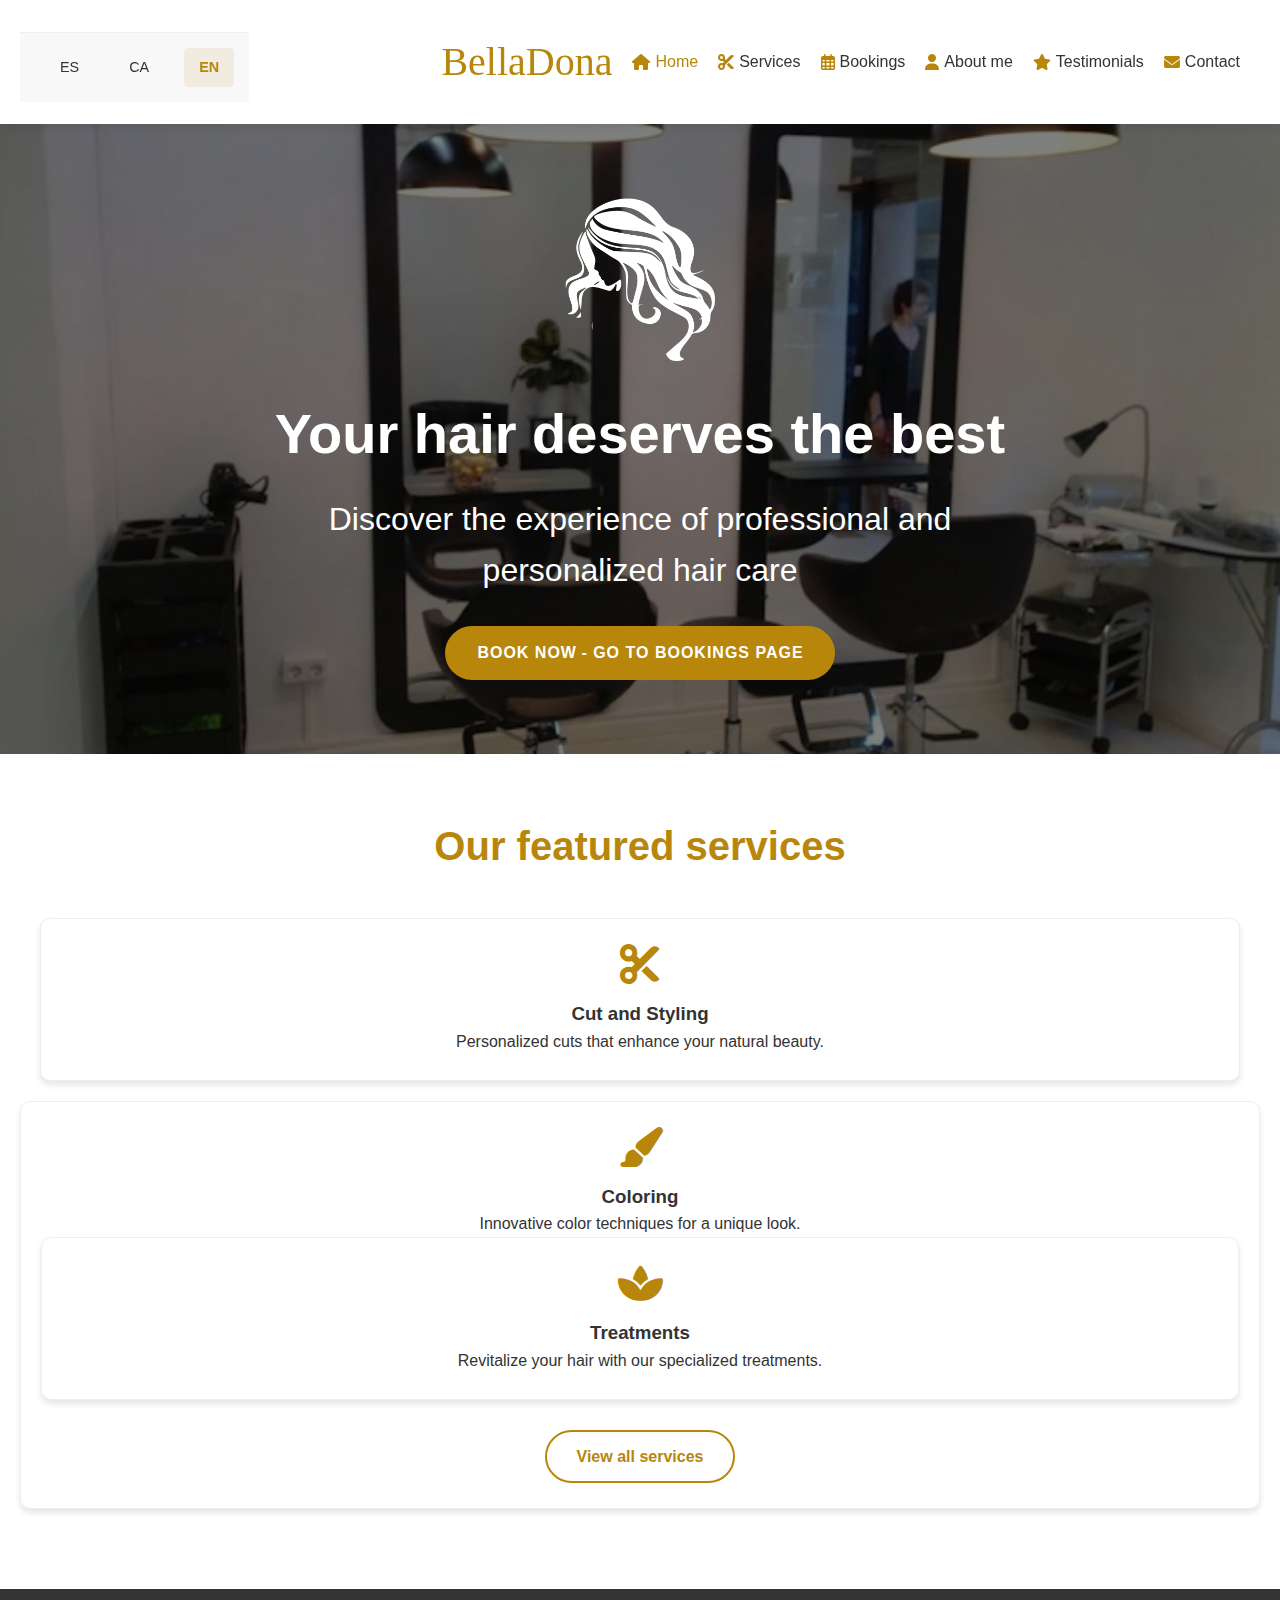
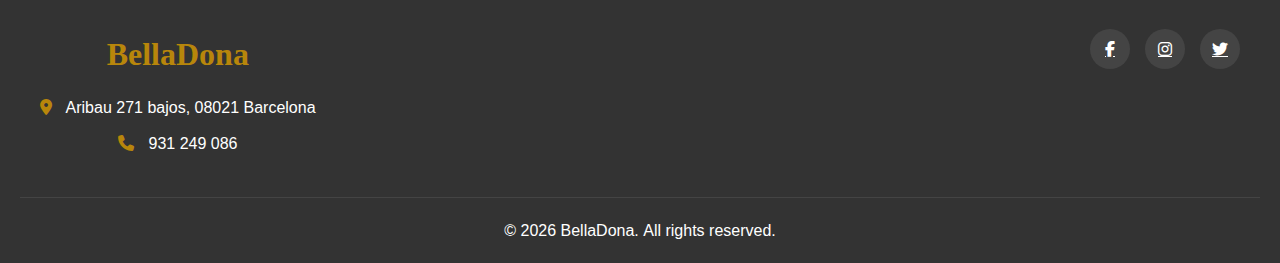
<file: peluqueria-belladona.netlify.app/index.html>
<!doctype html><html lang=es><head><meta charset=UTF-8 /><meta name=viewport content="width=device-width,initial-scale=1" /><meta name=description content="Peluquería BellaDona en Barcelona. Especialistas en cortes, coloración y tratamientos capilares. ¡Pide cita ahora en Aribau 271!" /><meta name=keywords content="peluquería Barcelona, cortes de pelo, coloración, tratamientos capilares, peluquería Aribau" /><meta name=author content="BellaDona Peluquería" /><meta name=robots content="index, follow" /><meta property=og:type content=website /><meta property=og:url content="./index.html"  /><meta property=og:title content="Peluquería BellaDona Barcelona | Estilistas Profesionales" /><meta property=og:description content="Descubre nuestros servicios de peluquería en Barcelona. Especialistas en cortes, coloración y tratamientos capilares." /><meta property=og:image content="logo.png" /><meta property=twitter:card content=summary_large_image /><meta property=twitter:url content="./index.html"  /><meta property=twitter:title content="Peluquería BellaDona Barcelona | Estilistas Profesionales" /><meta property=twitter:description content="Descubre nuestros servicios de peluquería en Barcelona. Especialistas en cortes, coloración y tratamientos capilares." /><meta property=twitter:image content="logo.png" /><title>Peluquería BellaDona Barcelona | Estilista Profesional</title><link rel=icon type=image/x-icon href="logo.ico" /><link href="https://fonts.googleapis.com/css2?family=Cookie&display=swap" rel=preconnect crossorigin /><link rel=preload href=https://cdnjs.cloudflare.com/ajax/libs/font-awesome/6.4.0/css/all.min.css as=style onload='this.onload=null,this.rel="stylesheet"' /><noscript><link rel=stylesheet href=https://cdnjs.cloudflare.com/ajax/libs/font-awesome/6.4.0/css/all.min.css /></noscript><link rel=stylesheet href="styles.css" /><script defer src=https://static.cloudflareinsights.com/beacon.min.js data-cf-beacon='{"token": "93b36fda20174856a06c552c7cdc26d8"}'></script><link rel=alternate hreflang=es href="index.html" /><link rel=alternate hreflang=ca href="index.html" /><link rel=alternate hreflang=en href="index.html" /><link rel=alternate hreflang=x-default href="index.html" /><script type=application/ld+json>{
  "@context": "https://schema.org",
  "@type": "HairSalon",
  "name": "BellaDona Peluquería",
  "description": "Peluquería experta en Barcelona. Ofrecemos cortes, color, tratamientos y peinados personalizados.",
  "address": {
    "@type": "PostalAddress",
    "streetAddress": "Aribau 271 bajos",
    "addressLocality": "Barcelona",
    "postalCode": "08021",
    "addressCountry": "ES"
  },
  "telephone": "+34931249086",
  "url": "https://peluqueria-belladona.netlify.app/index.html",
  "image": "https://peluqueria-belladona.netlify.app/logo.png",
  "openingHoursSpecification": [
    {
      "@type": "OpeningHoursSpecification",
      "dayOfWeek": [
        "Tuesday",
        "Wednesday",
        "Thursday",
        "Friday"
      ],
      "opens": "10:00",
      "closes": "19:00"
    }
  ],
  "priceRange": "€€", // Optional: General idea of price
  "sameAs": [
    // TODO: Add actual social media URLs here if available
    // "https://www.facebook.com/your-page",
    // "https://www.instagram.com/your-page"
  ]
}</script></head><body><header><nav aria-label="Selector de idioma"><div class=language-selector><a href="index.html#" class=active data-lang=es>ES</a> <a href="index.html#" data-lang=ca>CA</a> <a href="index.html#" data-lang=en>EN</a></div><nav><a class='logo' href='index.html'>BellaDona</a><ul class=menu><li><a class='active' href='index.html'><i class="fas fa-home"></i> <span class=lang-es>Inicio</span><span class=lang-ca>Inici</span><span class=lang-en>Home</span></a></li><li><a href='servicios.html'><i class="fas fa-cut"></i> <span class=lang-es>Servicios</span><span class=lang-ca>Serveis</span><span class=lang-en>Services</span></a></li><li><a href='reservas.html'><i class="far fa-calendar-alt"></i> <span class=lang-es>Reservas</span><span class=lang-ca>Reserves</span><span class=lang-en>Bookings</span></a></li><li><a href='sobre-mi.html'><i class="fas fa-user"></i> <span class=lang-es>Sobre mí</span><span class=lang-ca>Sobre mi</span><span class=lang-en>About me</span></a></li><li><a href='testimonios.html'><i class="fas fa-star"></i> <span class=lang-es>Testimonios</span><span class=lang-ca>Testimonis</span><span class=lang-en>Testimonials</span></a></li><li><a href='contacto.html'><i class="fas fa-envelope"></i> <span class=lang-es>Contacto</span><span class=lang-ca>Contacte</span><span class=lang-en>Contact</span></a></li></ul><div class=hamburger><i class="fas fa-bars"></i></div></nav></nav></header><main role=main><section class=hero aria-labelledby=main-heading><div class=slogan><img src="logo.png" alt="BellaDona Peluquería Barcelona - Logo" class=hero-logo width=200 height=200 /><h1 id=main-heading><span class=lang-es>Tu cabello merece lo mejor</span> <span class=lang-ca>El teu cabell mereix el millor</span> <span class=lang-en>Your hair deserves the best</span></h1><h2><span class=lang-es>Descubre la experiencia de un cuidado capilar profesional y personalizado</span> <span class=lang-ca>Descobreix l'experiència d'una cura capil·lar professional i personalitzada</span> <span class=lang-en>Discover the experience of professional and personalized hair care</span></h2><a aria-label='Reservar cita' class='btn-primary' href='reservas.html'><span class=lang-es>Reserva ahora</span> <span class=lang-ca>Reserva ara</span> <span class=lang-en>Book now</span> <span class=sr-only><span class=lang-es>- Ir a la página de reservas</span> <span class=lang-ca>- Anar a la pàgina de reserves</span> <span class=lang-en>- Go to bookings page</span></span></a></div></section><section class=featured-services aria-labelledby=services-heading><h2 id=services-heading class=section-title><span class=lang-es>Nuestros servicios destacados</span> <span class=lang-ca>Els nostres serveis destacats</span> <span class=lang-en>Our featured services</span></h2><div class=services-grid><article class=service-card aria-labelledby=service1-title><i class="fas fa-cut" aria-hidden></i><h3 id=service1-title><span class=lang-es>Corte y Peinado</span> <span class=lang-ca>Tall i Pentinat</span> <span class=lang-en>Cut and Styling</span></h3><p><span class=lang-es>Cortes personalizados que realzan tu belleza natural.</span> <span class=lang-ca>Talls personalitzats que realcen la teva bellesa natural.</span> <span class=lang-en>Personalized cuts that enhance your natural beauty.</span></p></article></div><article class=service-card aria-labelledby=service2-title><i class="fas fa-paint-brush" aria-hidden></i><h3 id=service2-title><span class=lang-es>Coloración</span> <span class=lang-ca>Coloració</span> <span class=lang-en>Coloring</span></h3><p><span class=lang-es>Técnicas de color innovadoras para un look único.</span> <span class=lang-ca>Tècniques de color innovadores per a un look únic.</span> <span class=lang-en>Innovative color techniques for a unique look.</span></p><div class=service-card><i class="fas fa-spa"></i><h3><span class=lang-es>Tratamientos</span> <span class=lang-ca>Tractaments</span> <span class=lang-en>Treatments</span></h3><p><span class=lang-es>Revitaliza tu cabello con nuestros tratamientos especializados.</span> <span class=lang-ca>Revitalitza el teu cabell amb els nostres tractaments especialitzats.</span> <span class=lang-en>Revitalize your hair with our specialized treatments.</span></p></div><div class=center-btn><a class='btn-secondary' href='servicios.html'><span class=lang-es>Ver todos los servicios</span> <span class=lang-ca>Veure tots els serveis</span> <span class=lang-en>View all services</span></a></div></article></section></main><footer><div class=footer-content><div class=footer-info><h3>BellaDona</h3><p><i class="fas fa-map-marker-alt"></i> Aribau 271 bajos, 08021 Barcelona</p><p><i class="fas fa-phone"></i> 931 249 086</p></div><div class=footer-social><a href="index.html#" aria-label="BellaDona en Facebook"><i class="fab fa-facebook-f"></i></a><a href="index.html#" aria-label="BellaDona en Instagram"><i class="fab fa-instagram"></i></a><a href="index.html#" aria-label="BellaDona en Twitter"><i class="fab fa-twitter"></i></a></div></div><div class=footer-bottom><p>© 2023 BellaDona. <span class=lang-es>Todos los derechos reservados.</span><span class=lang-ca>Tots els drets reservats.</span><span class=lang-en>All rights reserved.</span></p></div></footer><script src="script.js"></script></body></html>
</file>
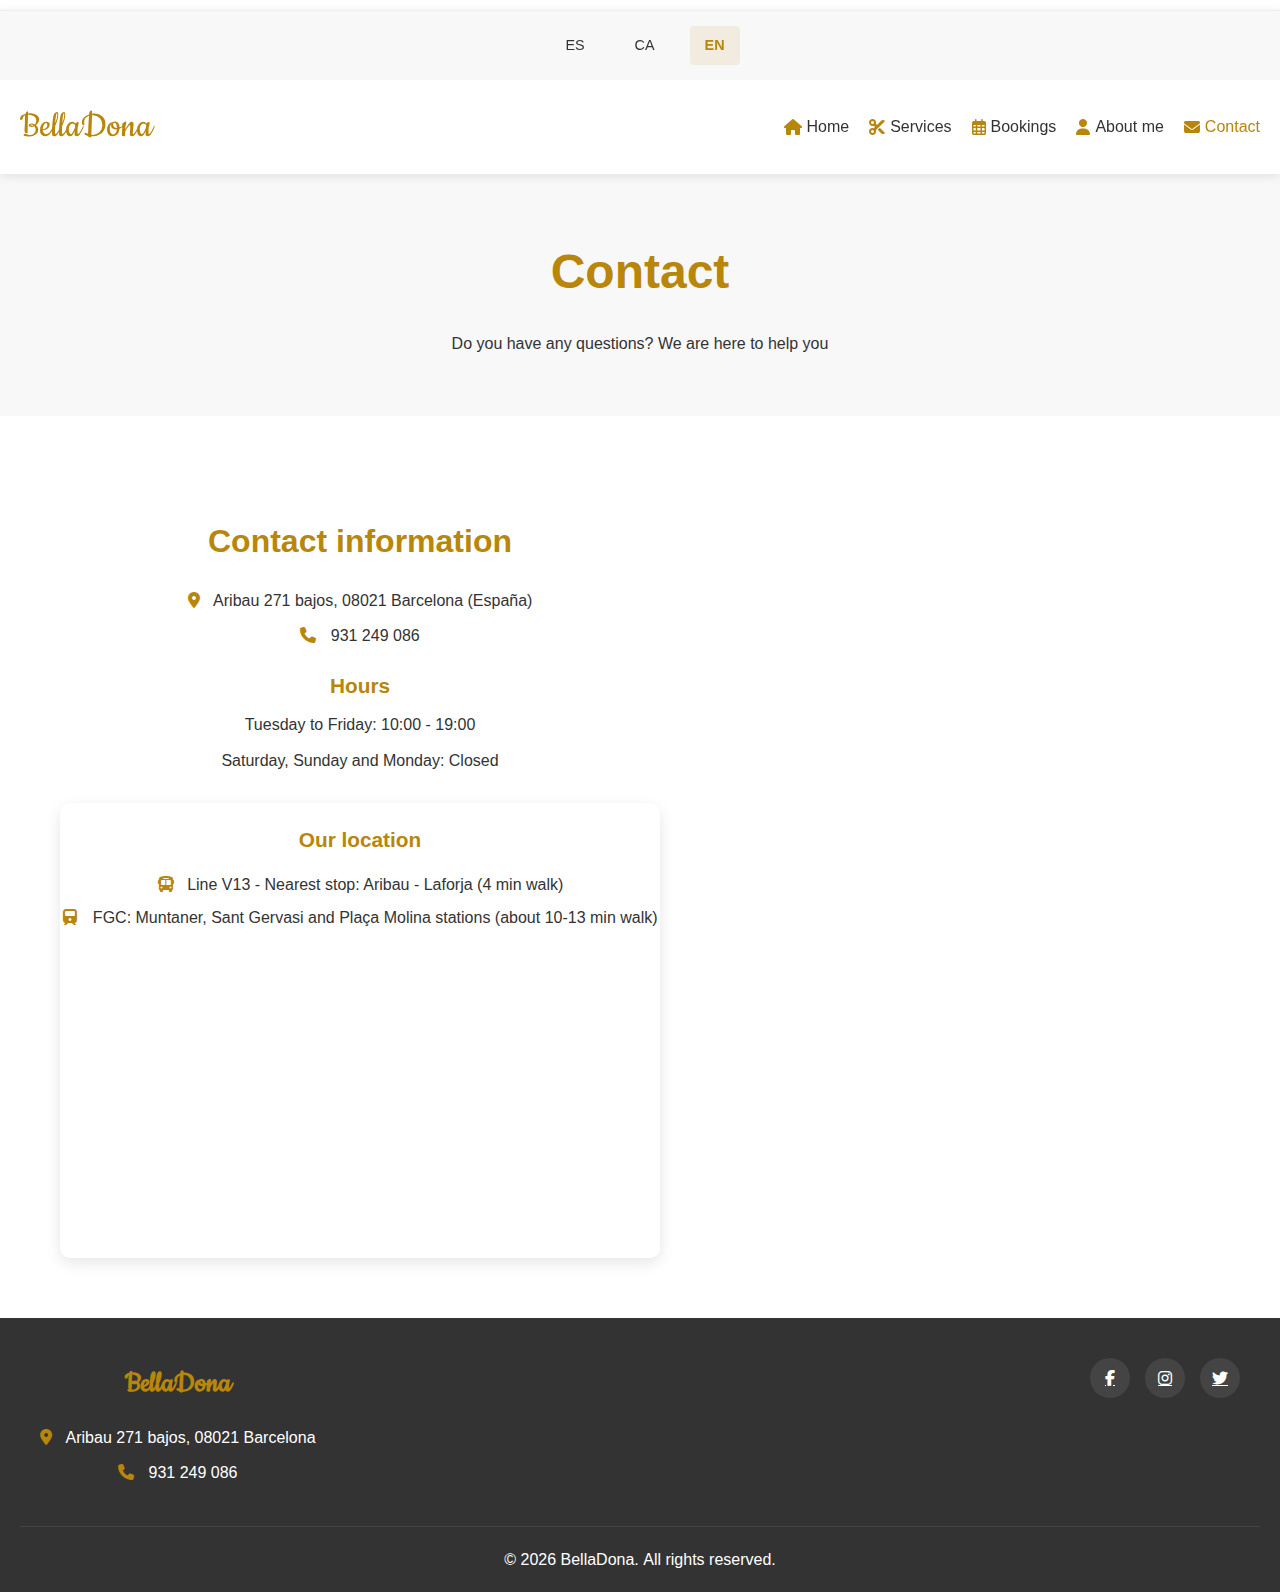
<file: contacto.html>
<!DOCTYPE html>
<html lang="es">
<head>
    <meta charset="UTF-8">
    <meta name="viewport" content="width=device-width, initial-scale=1.0">
    <title>Contacto Peluquería BellaDona Barcelona - Dirección y Teléfono</title>
    <meta name="description" content="Contacta con Peluquería BellaDona en Barcelona. Encuéntranos en C/Aribau 271 bajos, llama al 931 249 086. Consulta nuestro horario, ubicación y cómo llegar.">
    <!-- SEO Note: For optimal multilingual SEO, consider separate URLs for each language version. -->
   <link rel="alternate" hreflang="es" href="https://www.belladona-peluqueria.com/contacto.html" />
   <link rel="alternate" hreflang="ca" href="https://www.belladona-peluqueria.com/contacto.html" />
   <link rel="alternate" hreflang="en" href="https://www.belladona-peluqueria.com/contacto.html" />
   <link rel="alternate" hreflang="x-default" href="https://www.belladona-peluqueria.com/contacto.html" />
    <link rel="icon" type="image/x-icon" href="logo.ico">
    <!-- Enlace a Google Fonts - Cookie -->
    <link href="https://fonts.googleapis.com/css2?family=Cookie&display=swap" rel="stylesheet">
    <!-- Enlace a Font Awesome para iconos -->
    <link rel="stylesheet" href="https://cdnjs.cloudflare.com/ajax/libs/font-awesome/6.4.0/css/all.min.css">
    <!-- Enlace a nuestro archivo CSS -->
    <link rel="stylesheet" href="styles.css">
</head>
<body>
    <!-- Cabecera con navegación y selector de idioma -->
    <header>
        <div class="language-selector">
            <!-- Selector de idiomas -->
            <a href="#" class="active" data-lang="es">ES</a>
            <a href="#" data-lang="ca">CA</a>
            <a href="#" data-lang="en">EN</a>
        </div>
        <nav>
            <a href="index.html" class="logo">BellaDona</a>
            <ul class="menu">
                <li><a href="index.html"><i class="fas fa-home"></i> <span class="lang-es">Inicio</span><span class="lang-ca">Inici</span><span class="lang-en">Home</span></a></li>
                <li><a href="servicios.html"><i class="fas fa-cut"></i> <span class="lang-es">Servicios</span><span class="lang-ca">Serveis</span><span class="lang-en">Services</span></a></li>
                <li><a href="reservas.html"><i class="far fa-calendar-alt"></i> <span class="lang-es">Reservas</span><span class="lang-ca">Reserves</span><span class="lang-en">Bookings</span></a></li>
                <li><a href="sobre-mi.html"><i class="fas fa-user"></i> <span class="lang-es">Sobre mí</span><span class="lang-ca">Sobre mi</span><span class="lang-en">About me</span></a></li>
                <li><a href="contacto.html" class="active"><i class="fas fa-envelope"></i> <span class="lang-es">Contacto</span><span class="lang-ca">Contacte</span><span class="lang-en">Contact</span></a></li>
            </ul>
            <div class="hamburger">
                <i class="fas fa-bars"></i>
            </div>
        </nav>
    </header>

    <!-- Contenido principal -->
    <main>
        <div class="page-header">
            <h1 class="page-title">
                <span class="lang-es">Contacto</span>
                <span class="lang-ca">Contacte</span>
                <span class="lang-en">Contact</span>
            </h1>
            <p>
                <span class="lang-es">¿Tienes alguna pregunta? Estamos aquí para ayudarte</span>
                <span class="lang-ca">Tens alguna pregunta? Som aquí per ajudar-te</span>
                <span class="lang-en">Do you have any questions? We are here to help you</span>
            </p>
        </div>

        <div class="page-content">
            <div class="contact-container">
                <div class="contact-info">
                    <h2>
                        <span class="lang-es">Información de contacto</span>
                        <span class="lang-ca">Informació de contacte</span>
                        <span class="lang-en">Contact information</span>
                    </h2>
                    <p><i class="fas fa-map-marker-alt"></i> Aribau 271 bajos, 08021 Barcelona (España)</p>
                    <p><i class="fas fa-phone"></i> 931 249 086</p>

                    <h3>
                        <span class="lang-es">Horario</span>
                        <span class="lang-ca">Horari</span>
                        <span class="lang-en">Hours</span>
                    </h3>
                    <p>
                        <span class="lang-es">Martes a Viernes: 10:00 - 19:00</span>
                        <span class="lang-ca">Dimarts a Divendres: 10:00 - 19:00</span>
                        <span class="lang-en">Tuesday to Friday: 10:00 - 19:00</span>
                    </p><p>
                        <span class="lang-es">Sábado, Domingo y Lunes: Cerrado</span>
                        <span class="lang-ca">Dissabte, Diumenge i Dilluns: Tancat</span>
                        <span class="lang-en">Saturday, Sunday and Monday: Closed</span>
                    </p>
                    <div class="map-container">
                        <h3>
                            <span class="lang-es">Nuestra ubicación</span>
                            <span class="lang-ca">La nostra ubicació</span>
                            <span class="lang-en">Our location</span>
                        </h3>
                        <div class="transport-info">
                            <p><i class="fas fa-bus"></i> <span class="lang-es">Línea V13 - Parada más cercana: Aribau - Laforja (a 4 min a pie)</span>
                               <span class="lang-ca">Línia V13 - Parada més propera: Aribau - Laforja (a 4 min a peu)</span>
                               <span class="lang-en">Line V13 - Nearest stop: Aribau - Laforja (4 min walk)</span>
                            </p>
                            <p><i class="fas fa-train"></i> <span class="lang-es">FGC: Estaciones Muntaner, Sant Gervasi y Plaça Molina (a unos 10-13 min a pie)</span>
                               <span class="lang-ca">FGC: Estacions Muntaner, Sant Gervasi i Plaça Molina (a uns 10-13 min a peu)</span>
                               <span class="lang-en">FGC: Muntaner, Sant Gervasi and Plaça Molina stations (about 10-13 min walk)</span>
                            </p>
                        </div>
                        <iframe src="https://www.google.com/maps/embed?pb=!1m18!1m12!1m3!1d2993.874982!2d2.144664!3d41.394897!2m3!1f0!2f0!3f0!3m2!1i1024!2i768!4f13.1!3m3!1m2!1s0x12a4a2f3f!2sAribau%20271%20bajos%2C%2008021%20Barcelona%2C%20España!5e0!3m2!1ses!2ses!4v1633036800000!5m2!1ses!2ses" width="600" height="300" style="border:0;" allowfullscreen="" loading="lazy"></iframe>
                    </div>
                </div>
            </div>
        </div>
    </main>

    <!-- Pie de página -->
    <footer>
        <div class="footer-content">
            <div class="footer-info">
                <h3>BellaDona</h3>
                <p><i class="fas fa-map-marker-alt"></i> Aribau 271 bajos, 08021 Barcelona</p>
                <p><i class="fas fa-phone"></i> 931 249 086</p>
            </div>
            <div class="footer-social">
                <!-- TODO: Update href with actual Facebook URL -->
                <a href="#" aria-label="BellaDona en Facebook"><i class="fab fa-facebook-f"></i></a>
                <!-- TODO: Update href with actual Instagram URL -->
                <a href="#" aria-label="BellaDona en Instagram"><i class="fab fa-instagram"></i></a>
                <!-- TODO: Update href with actual Twitter URL -->
                <a href="#" aria-label="BellaDona en Twitter"><i class="fab fa-twitter"></i></a>
            </div>
        </div>
        <div class="footer-bottom">
            <p>&copy; 2023 BellaDona. <span class="lang-es">Todos los derechos reservados.</span><span class="lang-ca">Tots els drets reservats.</span><span class="lang-en">All rights reserved.</span></p>
        </div>
    </footer>

    <!-- Enlace a nuestro archivo JavaScript -->
    <script src="script.js"></script>
</body>
</html>
</file>
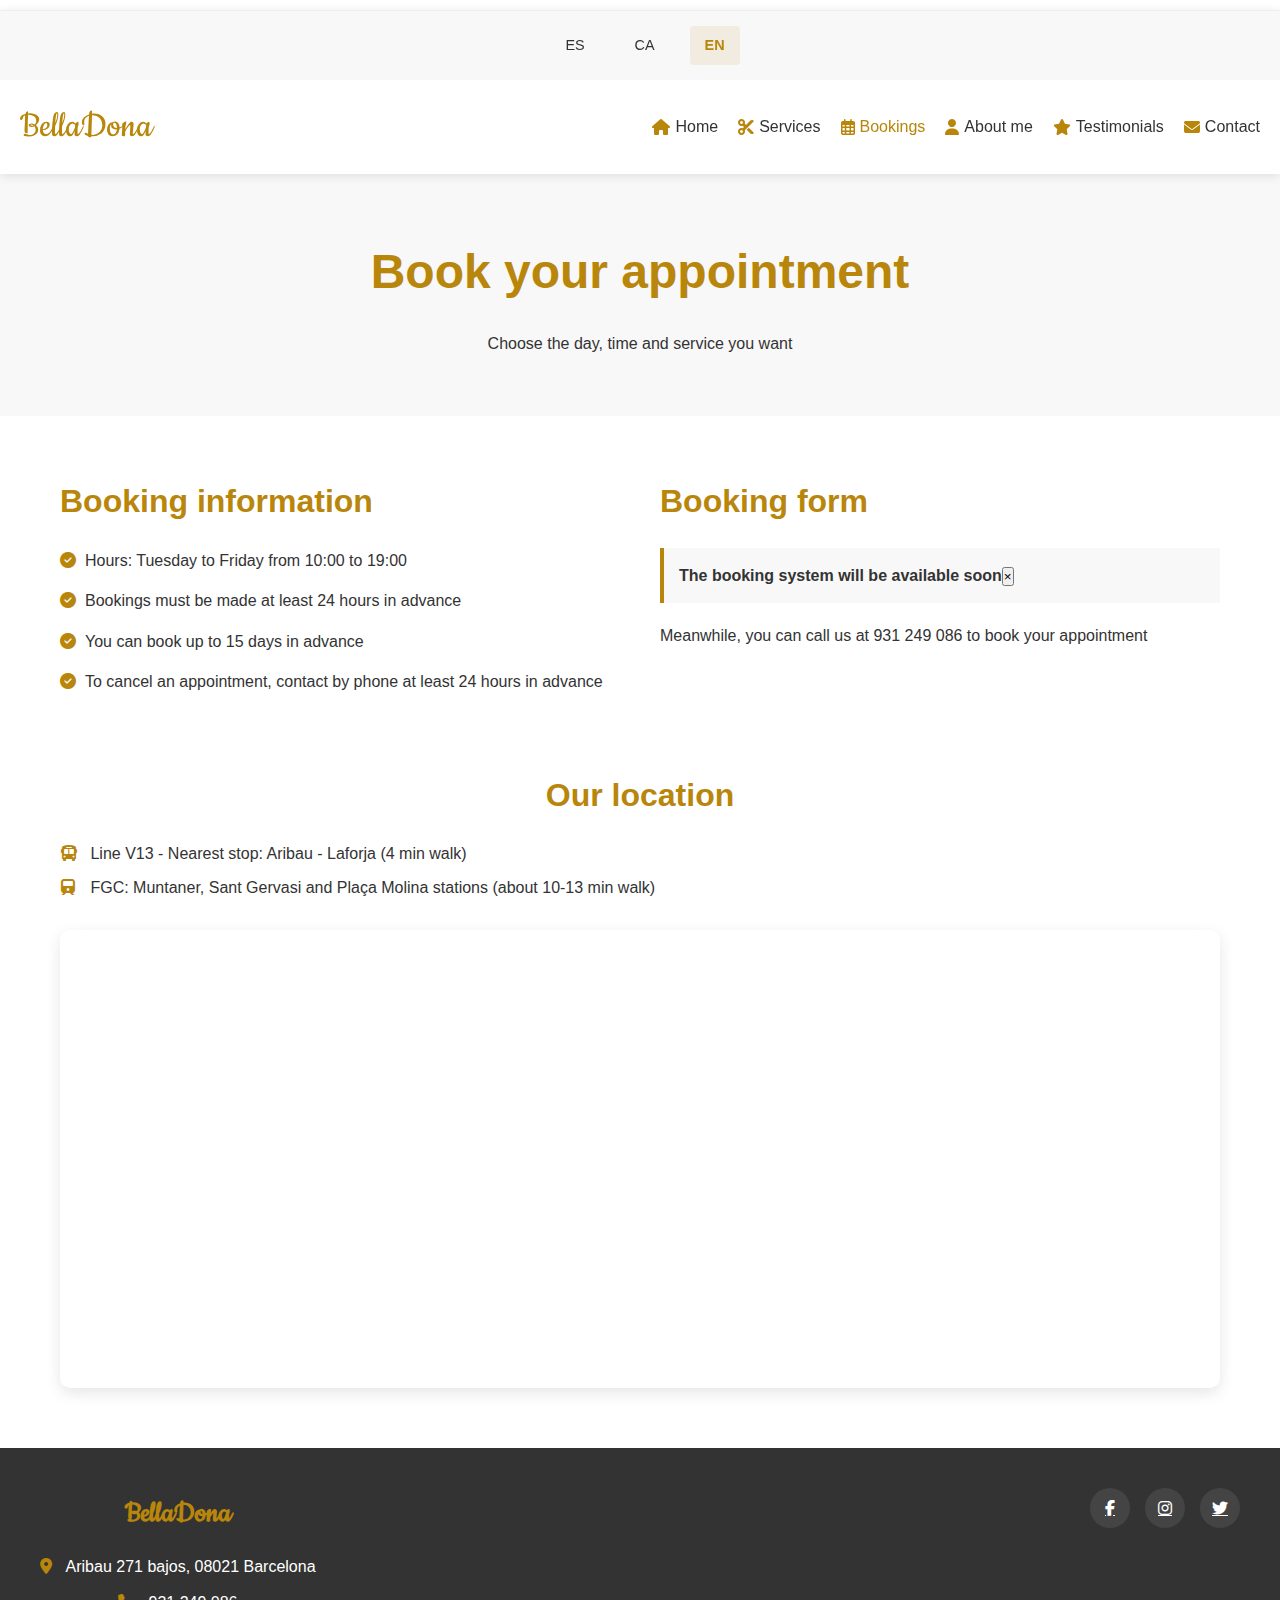
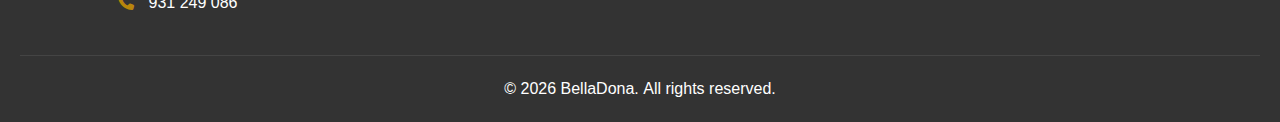
<file: reservas.html>
<!DOCTYPE html><html lang=es><head><meta charset=UTF-8 /><meta name=viewport content="width=device-width, initial-scale=1.0" /><title>Reservas Online Peluquería BellaDona Barcelona</title><meta name=description content="Reserva tu cita en Peluquería BellaDona Barcelona. Llámanos al 931 249 086. Consulta nuestro horario y política de reservas. ¡Te esperamos en C/Aribau 271!" /><link rel=alternate hreflang=es href=https://peluqueria-belladona.netlify.app/reservas.html /><link rel=alternate hreflang=ca href=https://peluqueria-belladona.netlify.app/reservas.html /><link rel=alternate hreflang=en href=https://peluqueria-belladona.netlify.app/reservas.html /><link rel=alternate hreflang=x-default href=https://peluqueria-belladona.netlify.app/reservas.html /><link rel=icon type=image/x-icon href=logo.ico /><link href="https://fonts.googleapis.com/css2?family=Cookie&display=swap" rel=stylesheet /><link rel=stylesheet href=https://cdnjs.cloudflare.com/ajax/libs/font-awesome/6.4.0/css/all.min.css /><link rel=stylesheet href=styles.css /><script defer src=https://static.cloudflareinsights.com/beacon.min.js data-cf-beacon='{"token": "93b36fda20174856a06c552c7cdc26d8"}'></script></head><body><header><div class=language-selector><a href=# class=active data-lang=es>ES</a> <a href=# data-lang=ca>CA</a> <a href=# data-lang=en>EN</a></div><nav><a href=index.html class=logo>BellaDona</a><ul class=menu><li><a href=index.html><i class="fas fa-home"></i> <span class=lang-es>Inicio</span><span class=lang-ca>Inici</span><span class=lang-en>Home</span></a></li><li><a href=servicios.html><i class="fas fa-cut"></i> <span class=lang-es>Servicios</span><span class=lang-ca>Serveis</span><span class=lang-en>Services</span></a></li><li><a href=reservas.html class=active><i class="far fa-calendar-alt"></i> <span class=lang-es>Reservas</span><span class=lang-ca>Reserves</span><span class=lang-en>Bookings</span></a></li><li><a href=sobre-mi.html><i class="fas fa-user"></i> <span class=lang-es>Sobre mí</span><span class=lang-ca>Sobre mi</span><span class=lang-en>About me</span></a></li><li><a href=testimonios.html><i class="fas fa-star"></i> <span class=lang-es>Testimonios</span><span class=lang-ca>Testimonis</span><span class=lang-en>Testimonials</span></a></li><li><a href=contacto.html><i class="fas fa-envelope"></i> <span class=lang-es>Contacto</span><span class=lang-ca>Contacte</span><span class=lang-en>Contact</span></a></li></ul><div class=hamburger><i class="fas fa-bars"></i></div></nav></header><main><div class=page-header><h1 class=page-title><span class=lang-es>Reserva tu cita</span> <span class=lang-ca>Reserva la teva cita</span> <span class=lang-en>Book your appointment</span></h1><p><span class=lang-es>Elige el día, hora y servicio que deseas</span> <span class=lang-ca>Tria el dia, hora i servei que desitges</span> <span class=lang-en>Choose the day, time and service you want</span></p></div><div class=page-content><div class=booking-container><div class=booking-info><h2><span class=lang-es>Información de reservas</span> <span class=lang-ca>Informació de reserves</span> <span class=lang-en>Booking information</span></h2><ul><li><span class=lang-es>Horario: Martes a Viernes de 10:00 a 19:00</span> <span class=lang-ca>Horari: Dimarts a Divendres de 10:00 a 19:00</span> <span class=lang-en>Hours: Tuesday to Friday from 10:00 to 19:00</span></li><li><span class=lang-es>Las reservas deben realizarse con al menos 24 horas de antelación</span> <span class=lang-ca>Les reserves s'han de realitzar amb almenys 24 hores d'antelació</span> <span class=lang-en>Bookings must be made at least 24 hours in advance</span></li><li><span class=lang-es>Puedes reservar con un máximo de 15 días de antelación</span> <span class=lang-ca>Pots reservar amb un màxim de 15 dies d'antelació</span> <span class=lang-en>You can book up to 15 days in advance</span></li><li><span class=lang-es>Para cancelar una cita, contacta por teléfono con al menos 24 horas de antelación</span> <span class=lang-ca>Per cancel·lar una cita, contacta per telèfon amb almenys 24 hores d'antelació</span> <span class=lang-en>To cancel an appointment, contact by phone at least 24 hours in advance</span></li></ul></div><div class=booking-form-container><h2><span class=lang-es>Formulario de reserva</span> <span class=lang-ca>Formulari de reserva</span> <span class=lang-en>Booking form</span></h2><p class=booking-notice><span class=lang-es>El sistema de reservas estará disponible próximamente</span> <span class=lang-ca>El sistema de reserves estarà disponible properament</span> <span class=lang-en>The booking system will be available soon</span></p><p><span class=lang-es>Mientras tanto, puedes llamarnos al 931 249 086 para concertar tu cita</span> <span class=lang-ca>Mentrestant, pots trucar-nos al 931 249 086 per concertar la teva cita</span> <span class=lang-en>Meanwhile, you can call us at 931 249 086 to book your appointment</span></p></div></div><div class=map-section><h2><span class=lang-es>Nuestra ubicación</span> <span class=lang-ca>La nostra ubicació</span> <span class=lang-en>Our location</span></h2><div class=transport-info><p><i class="fas fa-bus"></i> <span class=lang-es>Línea V13 - Parada más cercana: Aribau - Laforja (a 4 min a pie)</span> <span class=lang-ca>Línia V13 - Parada més propera: Aribau - Laforja (a 4 min a peu)</span> <span class=lang-en>Line V13 - Nearest stop: Aribau - Laforja (4 min walk)</span></p><p><i class="fas fa-train"></i> <span class=lang-es>FGC: Estaciones Muntaner, Sant Gervasi y Plaça Molina (a unos 10-13 min a pie)</span> <span class=lang-ca>FGC: Estacions Muntaner, Sant Gervasi i Plaça Molina (a uns 10-13 min a peu)</span> <span class=lang-en>FGC: Muntaner, Sant Gervasi and Plaça Molina stations (about 10-13 min walk)</span></p></div><div class=map-container><iframe src="https://www.google.com/maps/embed?pb=!1m18!1m12!1m3!1d2993.4460872953164!2d2.1520899999999997!3d41.3975!2m3!1f0!2f0!3f0!3m2!1i1024!2i768!4f13.1!3m3!1m2!1s0x12a4a2a1f7e85c37%3A0x88b2f0b379e72e40!2sC%2F%20d'Aribau%2C%20271%2C%2008021%20Barcelona!5e0!3m2!1ses!2ses!4v1635000000000!5m2!1ses!2ses" width=100% height=450 style=border:0; allowfullscreen="" loading=lazy referrerpolicy=no-referrer-when-downgrade></iframe></div></div></div></main><footer><div class=footer-content><div class=footer-info><h3>BellaDona</h3><p><i class="fas fa-map-marker-alt"></i> Aribau 271 bajos, 08021 Barcelona</p><p><i class="fas fa-phone"></i> 931 249 086</p></div><div class=footer-social><a href=# aria-label="BellaDona en Facebook"><i class="fab fa-facebook-f"></i></a> <a href=# aria-label="BellaDona en Instagram"><i class="fab fa-instagram"></i></a> <a href=# aria-label="BellaDona en Twitter"><i class="fab fa-twitter"></i></a></div></div><div class=footer-bottom><p>© 2023 BellaDona. <span class=lang-es>Todos los derechos reservados.</span><span class=lang-ca>Tots els drets reservats.</span><span class=lang-en>All rights reserved.</span></p></div></footer><script src=script.js></script></body></html>
</file>
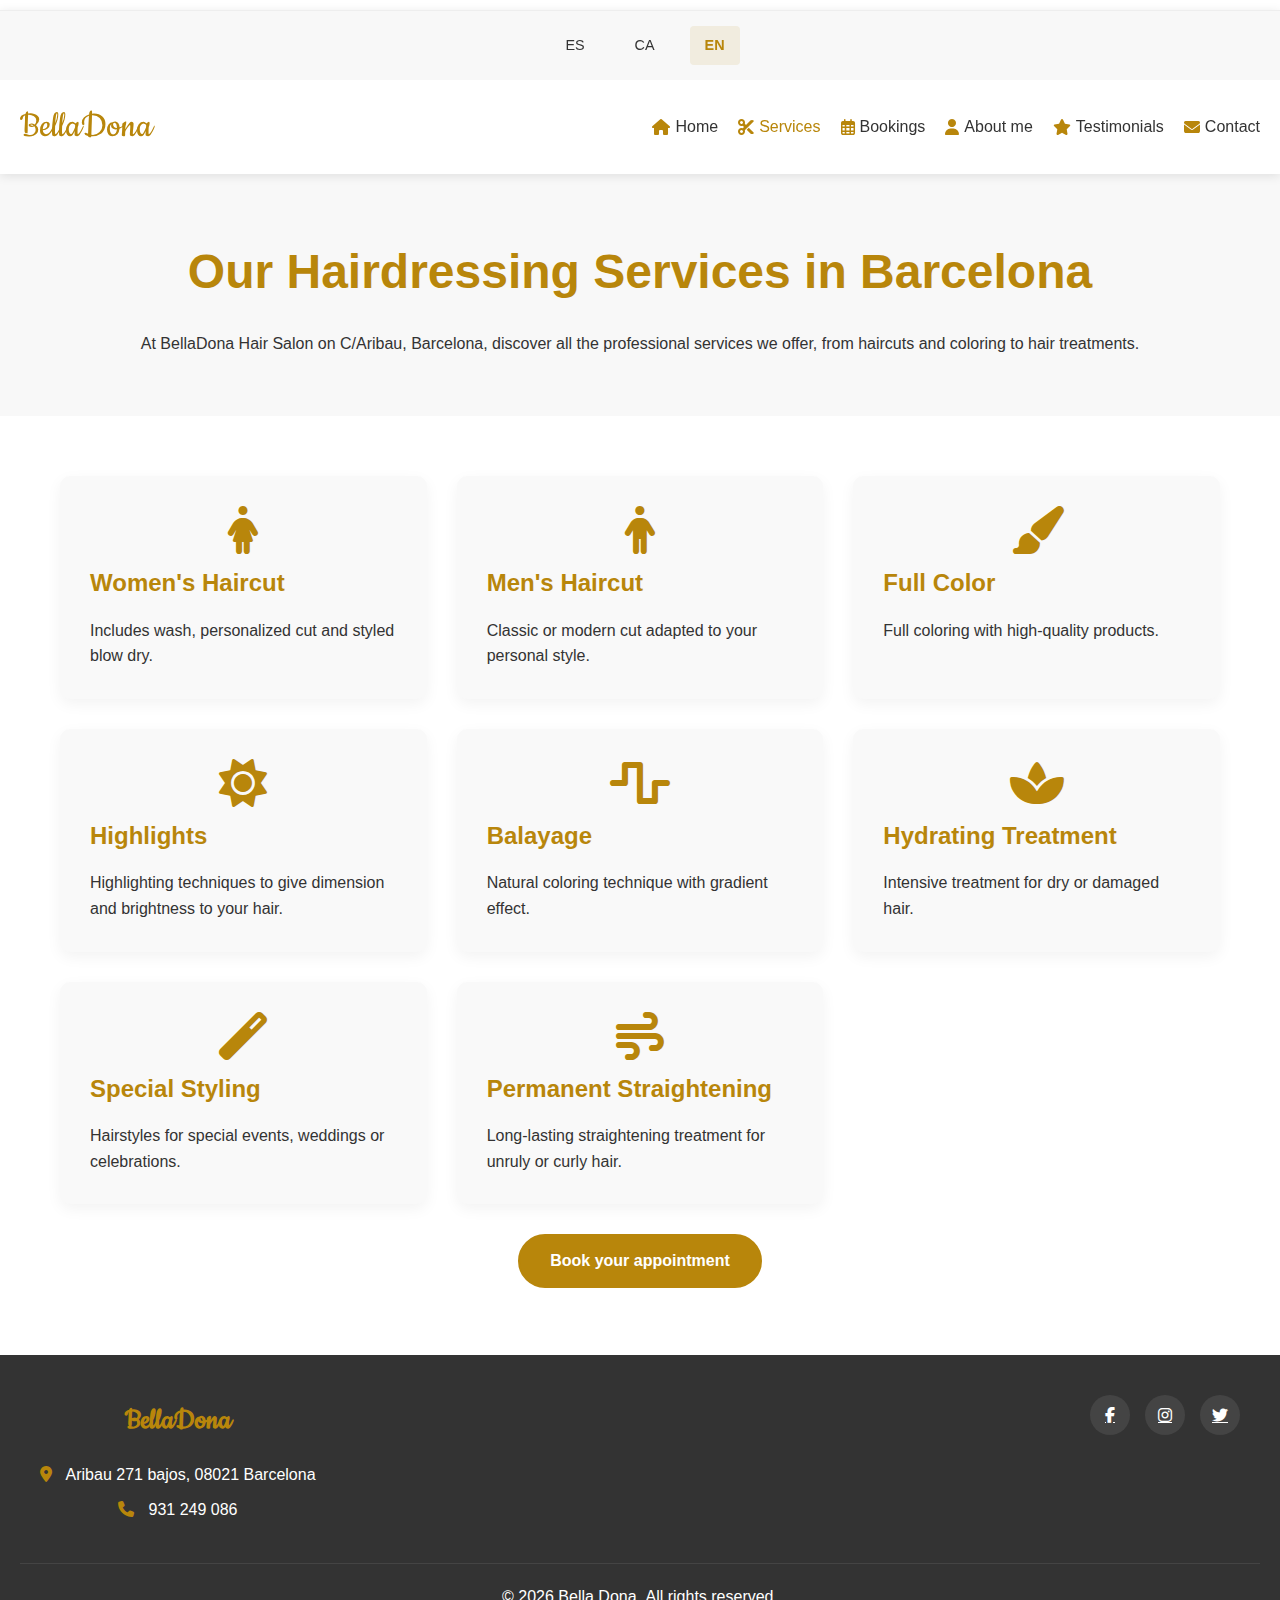
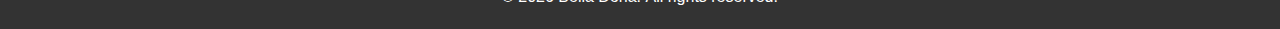
<file: servicios.html>
<!DOCTYPE html><html lang=es><head><meta charset=UTF-8 /><meta name=viewport content="width=device-width, initial-scale=1.0" /><title>Servicios de Peluquería en Barcelona - BellaDona</title><meta name=description content="Descubre los servicios de peluquería en BellaDona Barcelona: cortes para mujer y hombre, coloración, mechas, balayage, tratamientos hidratantes, peinados especiales y alisados." /><link rel=alternate hreflang=es href=https://peluqueria-belladona.netlify.app/servicios.html /><link rel=alternate hreflang=ca href=https://peluqueria-belladona.netlify.app/servicios.html /><link rel=alternate hreflang=en href=https://peluqueria-belladona.netlify.app/servicios.html /><link rel=alternate hreflang=x-default href=https://peluqueria-belladona.netlify.app/servicios.html /><link rel=icon type=image/x-icon href=logo.ico /><link href="https://fonts.googleapis.com/css2?family=Cookie&display=swap" rel=stylesheet /><link rel=stylesheet href=https://cdnjs.cloudflare.com/ajax/libs/font-awesome/6.4.0/css/all.min.css /><link rel=stylesheet href=styles.css /></head><body><header><div class=language-selector><a href=# class=active data-lang=es>ES</a> <a href=# data-lang=ca>CA</a> <a href=# data-lang=en>EN</a></div><nav><a href=index.html class=logo>BellaDona</a><ul class=menu><li><a href=index.html><i class="fas fa-home"></i> <span class=lang-es>Inicio</span><span class=lang-ca>Inici</span><span class=lang-en>Home</span></a></li><li><a href=servicios.html class=active><i class="fas fa-cut"></i> <span class=lang-es>Servicios</span><span class=lang-ca>Serveis</span><span class=lang-en>Services</span></a></li><li><a href=reservas.html><i class="far fa-calendar-alt"></i> <span class=lang-es>Reservas</span><span class=lang-ca>Reserves</span><span class=lang-en>Bookings</span></a></li><li><a href=sobre-mi.html><i class="fas fa-user"></i> <span class=lang-es>Sobre mí</span><span class=lang-ca>Sobre mi</span><span class=lang-en>About me</span></a></li><li><a href=testimonios.html><i class="fas fa-star"></i> <span class=lang-es>Testimonios</span><span class=lang-ca>Testimonis</span><span class=lang-en>Testimonials</span></a></li><li><a href=contacto.html><i class="fas fa-envelope"></i> <span class=lang-es>Contacto</span><span class=lang-ca>Contacte</span><span class=lang-en>Contact</span></a></li></ul><div class=hamburger><i class="fas fa-bars"></i></div></nav></header><main><div class=page-header><h1 class=page-title><span class=lang-es>Nuestros Servicios de Peluquería en Barcelona</span> <span class=lang-ca>Els nostres Serveis de Perruqueria a Barcelona</span> <span class=lang-en>Our Hairdressing Services in Barcelona</span></h1><p><span class=lang-es>En Peluquería BellaDona en C/Aribau, Barcelona, descubre todos los servicios profesionales que ofrecemos, desde cortes de pelo y coloración hasta tratamientos capilares.</span> <span class=lang-ca>A Peluqueria BellaDona a C/Aribau, Barcelona, descobreix tots els serveis professionals que oferim, des de talls de cabell i coloració fins a tractaments capil·lars.</span> <span class=lang-en>At BellaDona Hair Salon on C/Aribau, Barcelona, discover all the professional services we offer, from haircuts and coloring to hair treatments.</span></p></div><div class=page-content><div class=services-list><div class=service-item><h3><i class="fas fa-female"></i> <span class=lang-es>Corte de Cabello Mujer</span> <span class=lang-ca>Tall de Cabell Dona</span> <span class=lang-en>Women's Haircut</span></h3><p><span class=lang-es>Incluye lavado, corte personalizado y secado con estilo.</span> <span class=lang-ca>Inclou rentat, tall personalitzat i assecat amb estil.</span> <span class=lang-en>Includes wash, personalized cut and styled blow dry.</span></p></div><div class=service-item><h3><i class="fas fa-male"></i> <span class=lang-es>Corte de Cabello Hombre</span> <span class=lang-ca>Tall de Cabell Home</span> <span class=lang-en>Men's Haircut</span></h3><p><span class=lang-es>Corte clásico o moderno adaptado a tu estilo personal.</span> <span class=lang-ca>Tall clàssic o modern adaptat al teu estil personal.</span> <span class=lang-en>Classic or modern cut adapted to your personal style.</span></p></div><div class=service-item><h3><i class="fas fa-paint-brush"></i> <span class=lang-es>Color Completo</span> <span class=lang-ca>Color Complet</span> <span class=lang-en>Full Color</span></h3><p><span class=lang-es>Coloración completa con productos de alta calidad.</span> <span class=lang-ca>Coloració completa amb productes d'alta qualitat.</span> <span class=lang-en>Full coloring with high-quality products.</span></p></div><div class=service-item><h3><i class="fas fa-sun"></i> <span class=lang-es>Mechas / Highlights</span> <span class=lang-ca>Metxes / Highlights</span> <span class=lang-en>Highlights</span></h3><p><span class=lang-es>Técnicas de mechas para dar dimensión y luminosidad a tu cabello.</span> <span class=lang-ca>Tècniques de metxes per donar dimensió i lluminositat al teu cabell.</span> <span class=lang-en>Highlighting techniques to give dimension and brightness to your hair.</span></p></div><div class=service-item><h3><i class="fas fa-wave-square"></i> <span class=lang-es>Balayage</span> <span class=lang-ca>Balayage</span> <span class=lang-en>Balayage</span></h3><p><span class=lang-es>Técnica de coloración natural con efecto degradado.</span> <span class=lang-ca>Tècnica de coloració natural amb efecte degradat.</span> <span class=lang-en>Natural coloring technique with gradient effect.</span></p></div><div class=service-item><h3><i class="fas fa-spa"></i> <span class=lang-es>Tratamiento Hidratante</span> <span class=lang-ca>Tractament Hidratant</span> <span class=lang-en>Hydrating Treatment</span></h3><p><span class=lang-es>Tratamiento intensivo para cabellos secos o dañados.</span> <span class=lang-ca>Tractament intensiu per a cabells secs o danyats.</span> <span class=lang-en>Intensive treatment for dry or damaged hair.</span></p></div><div class=service-item><h3><i class="fas fa-magic"></i> <span class=lang-es>Peinado Especial</span> <span class=lang-ca>Pentinat Especial</span> <span class=lang-en>Special Styling</span></h3><p><span class=lang-es>Peinados para eventos especiales, bodas o celebraciones.</span> <span class=lang-ca>Pentinats per a esdeveniments especials, casaments o celebracions.</span> <span class=lang-en>Hairstyles for special events, weddings or celebrations.</span></p></div><div class=service-item><h3><i class="fas fa-wind"></i> <span class=lang-es>Alisado Permanente</span> <span class=lang-ca>Allisat Permanent</span> <span class=lang-en>Permanent Straightening</span></h3><p><span class=lang-es>Tratamiento de alisado duradero para cabellos rebeldes o rizados.</span> <span class=lang-ca>Tractament d'allisat durador per a cabells rebels o arrissats.</span> <span class=lang-en>Long-lasting straightening treatment for unruly or curly hair.</span></p></div></div><div class=center-btn><a href=reservas.html class=btn-primary><span class=lang-es>Reserva tu cita</span> <span class=lang-ca>Reserva la teva cita</span> <span class=lang-en>Book your appointment</span></a></div></div></main><footer><div class=footer-content><div class=footer-info><h3>BellaDona</h3><p><i class="fas fa-map-marker-alt"></i> Aribau 271 bajos, 08021 Barcelona</p><p><i class="fas fa-phone"></i> 931 249 086</p></div><div class=footer-social><a href=# aria-label="BellaDona en Facebook"><i class="fab fa-facebook-f"></i></a> <a href=# aria-label="BellaDona en Instagram"><i class="fab fa-instagram"></i></a> <a href=# aria-label="BellaDona en Twitter"><i class="fab fa-twitter"></i></a></div></div><div class=footer-bottom><p>© 2023 Bella Dona. <span class=lang-es>Todos los derechos reservados.</span><span class=lang-ca>Tots els drets reservats.</span><span class=lang-en>All rights reserved.</span></p></div></footer><script src=script.js></script></body></html>
</file>
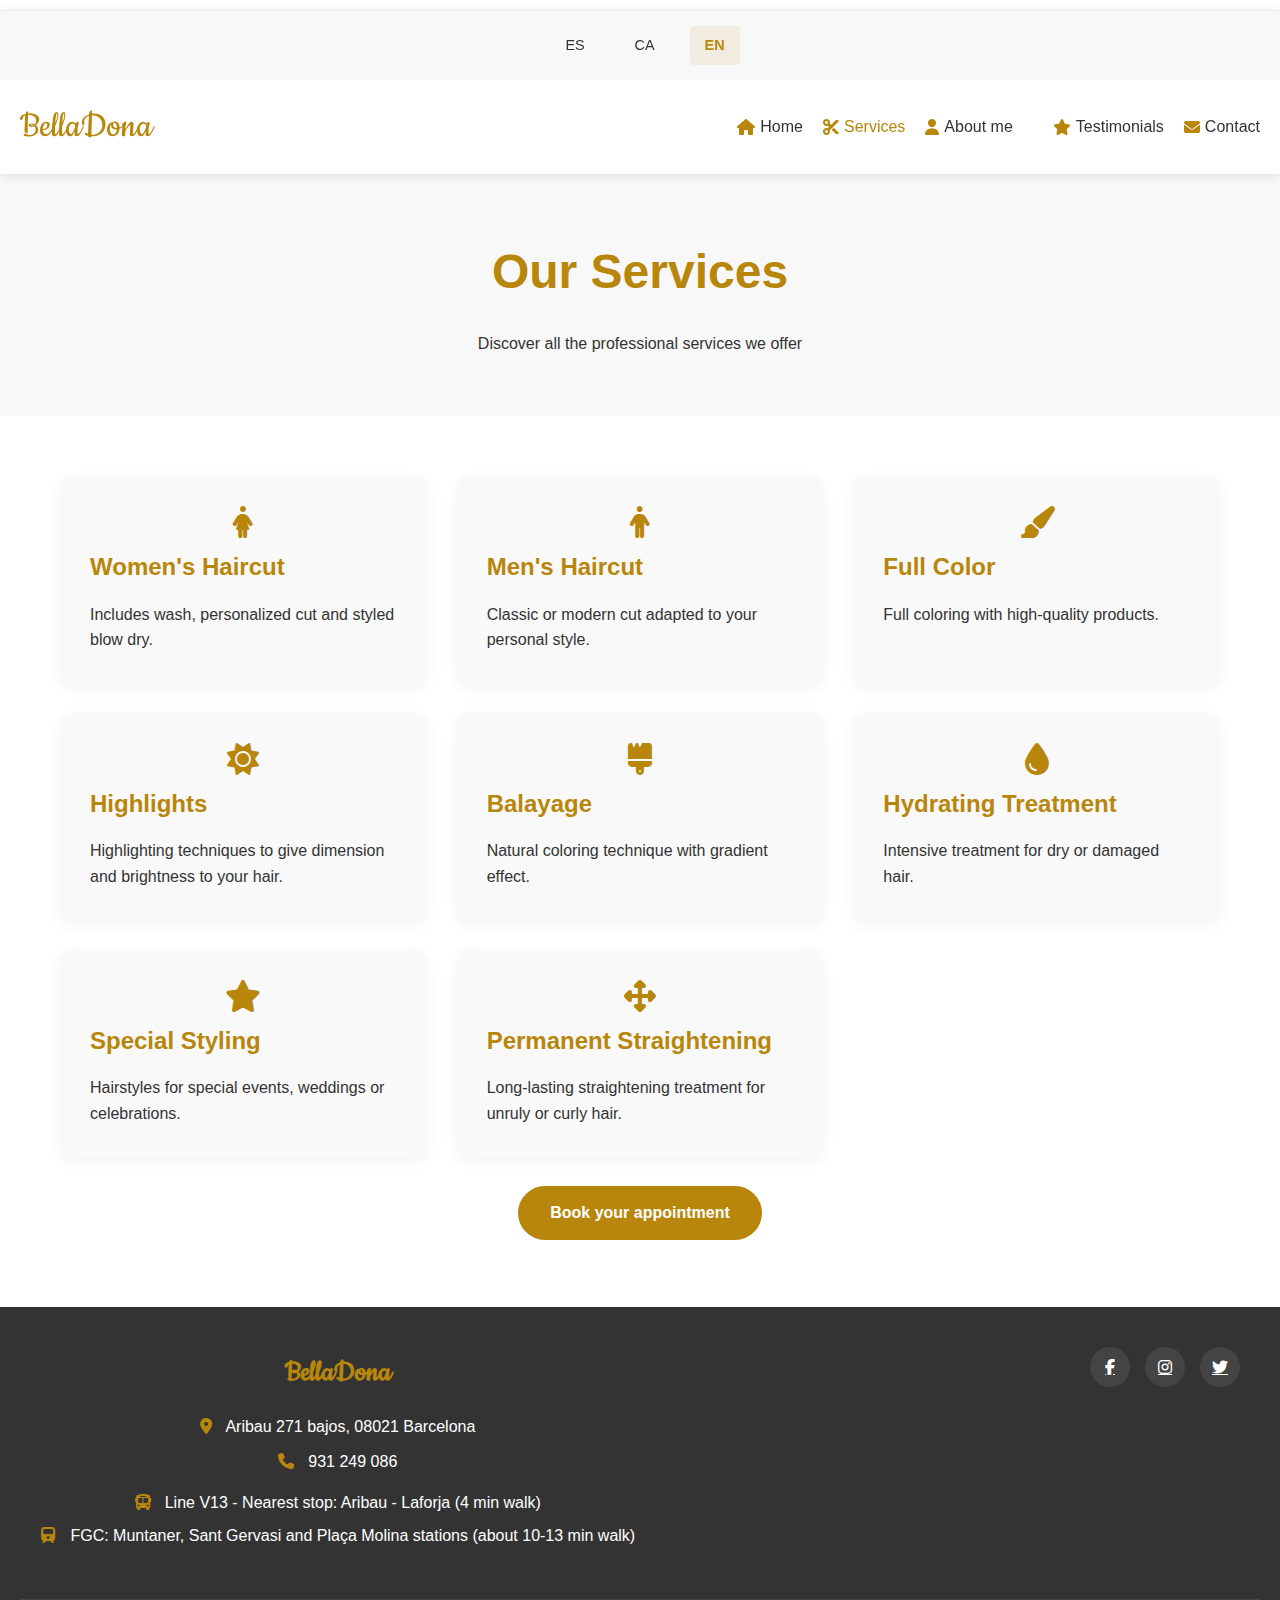
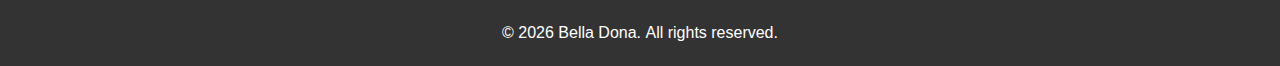
<file: servicios2.html>
<!DOCTYPE html>
<html lang="es">
<head>
    <meta charset="UTF-8">
    <meta name="viewport" content="width=device-width, initial-scale=1.0">
    <title>Servicios - BellaDona</title>
    <link rel="icon" type="image/x-icon" href="logo.ico">
    <!-- Enlace a Google Fonts - Cookie -->
    <link href="https://fonts.googleapis.com/css2?family=Cookie&display=swap" rel="stylesheet">
    <!-- Enlace a Font Awesome para iconos -->
    <link rel="stylesheet" href="https://cdnjs.cloudflare.com/ajax/libs/font-awesome/6.4.0/css/all.min.css">
    <!-- Enlace a nuestro archivo CSS -->
    <link rel="stylesheet" href="styles.css">
</head>
<body>
    <!-- Cabecera con navegación y selector de idioma -->
    <header>
        <div class="language-selector">
            <!-- Selector de idiomas -->
            <a href="#" class="active" data-lang="es">ES</a>
            <a href="#" data-lang="ca">CA</a>
            <a href="#" data-lang="en">EN</a>
        </div>
        <nav>
            <a href="index.html" class="logo">BellaDona</a>
            <ul class="menu">
                <li><a href="index.html"><i class="fas fa-home"></i> <span class="lang-es">Inicio</span><span class="lang-ca">Inici</span><span class="lang-en">Home</span></a></li>
                <li><a href="servicios.html" class="active"><i class="fas fa-cut"></i> <span class="lang-es">Servicios</span><span class="lang-ca">Serveis</span><span class="lang-en">Services</span></a></li>
                <li><a href="sobre-mi.html"><i class="fas fa-user"></i> <span class="lang-es">Sobre mí</span><span class="lang-ca">Sobre mi</span><span class="lang-en">About me</span></a>
                </li>
                <li>
                <li><a href="testimonios.html"><i class="fas fa-star"></i> <span class="lang-es">Testimonios</span><span class="lang-ca">Testimonis</span><span class="lang-en">Testimonials</span></a></li></li>
                <li><a href="contacto.html"><i class="fas fa-envelope"></i> <span class="lang-es">Contacto</span><span class="lang-ca">Contacte</span><span class="lang-en">Contact</span></a></li>
            </ul>
            <div class="hamburger">
                <i class="fas fa-bars"></i>
            </div>
        </nav>
    </header>

    <!-- Contenido principal -->
    <main>
        <div class="page-header">
            <h1 class="page-title">
                <span class="lang-es">Nuestros Servicios</span>
                <span class="lang-ca">Els nostres Serveis</span>
                <span class="lang-en">Our Services</span>
            </h1>
            <p>
                <span class="lang-es">Descubre todos los servicios profesionales que ofrecemos</span>
                <span class="lang-ca">Descobreix tots els serveis professionals que oferim</span>
                <span class="lang-en">Discover all the professional services we offer</span>
            </p>
        </div>

        <div class="page-content">
            <div class="services-list">
                <!-- Servicio 1 -->
                <div class="service-item">
                    <i class="fas fa-female"></i>
                    <h3>
                        <span class="lang-es">Corte de Cabello Mujer</span>
                        <span class="lang-ca">Tall de Cabell Dona</span>
                        <span class="lang-en">Women's Haircut</span>
                    </h3>
                    <p>
                        <span class="lang-es">Incluye lavado, corte personalizado y secado con estilo.</span>
                        <span class="lang-ca">Inclou rentat, tall personalitzat i assecat amb estil.</span>
                        <span class="lang-en">Includes wash, personalized cut and styled blow dry.</span>
                    </p>
                </div>

                <!-- Servicio 2 -->
                <div class="service-item">
                    <i class="fas fa-male"></i>
                    <h3>
                        <span class="lang-es">Corte de Cabello Hombre</span>
                        <span class="lang-ca">Tall de Cabell Home</span>
                        <span class="lang-en">Men's Haircut</span>
                    </h3>
                    <p>
                        <span class="lang-es">Corte clásico o moderno adaptado a tu estilo personal.</span>
                        <span class="lang-ca">Tall clàssic o modern adaptat al teu estil personal.</span>
                        <span class="lang-en">Classic or modern cut adapted to your personal style.</span>
                    </p>
                </div>

                <!-- Servicio 3 -->
                <div class="service-item">
                    <i class="fas fa-paint-brush"></i>
                    <h3>
                        <span class="lang-es">Color Completo</span>
                        <span class="lang-ca">Color Complet</span>
                        <span class="lang-en">Full Color</span>
                    </h3>
                    <p>
                        <span class="lang-es">Coloración completa con productos de alta calidad.</span>
                        <span class="lang-ca">Coloració completa amb productes d'alta qualitat.</span>
                        <span class="lang-en">Full coloring with high-quality products.</span>
                    </p>
                </div>

                <!-- Servicio 4 -->
                <div class="service-item">
                    <i class="fas fa-sun"></i>
                    <h3>
                        <span class="lang-es">Mechas / Highlights</span>
                        <span class="lang-ca">Metxes / Highlights</span>
                        <span class="lang-en">Highlights</span>
                    </h3>
                    <p>
                        <span class="lang-es">Técnicas de mechas para dar dimensión y luminosidad a tu cabello.</span>
                        <span class="lang-ca">Tècniques de metxes per donar dimensió i lluminositat al teu cabell.</span>
                        <span class="lang-en">Highlighting techniques to give dimension and brightness to your hair.</span>
                    </p>
                </div>

                <!-- Servicio 5 -->
                <div class="service-item">
                    <i class="fas fa-brush"></i>
                    <h3>
                        <span class="lang-es">Balayage</span>
                        <span class="lang-ca">Balayage</span>
                        <span class="lang-en">Balayage</span>
                    </h3>
                    <p>
                        <span class="lang-es">Técnica de coloración natural con efecto degradado.</span>
                        <span class="lang-ca">Tècnica de coloració natural amb efecte degradat.</span>
                        <span class="lang-en">Natural coloring technique with gradient effect.</span>
                    </p>
                </div>

                <!-- Servicio 6 -->
                <div class="service-item">
                    <i class="fas fa-tint"></i>
                    <h3>
                        <span class="lang-es">Tratamiento Hidratante</span>
                        <span class="lang-ca">Tractament Hidratant</span>
                        <span class="lang-en">Hydrating Treatment</span>
                    </h3>
                    <p>
                        <span class="lang-es">Tratamiento intensivo para cabellos secos o dañados.</span>
                        <span class="lang-ca">Tractament intensiu per a cabells secs o danyats.</span>
                        <span class="lang-en">Intensive treatment for dry or damaged hair.</span>
                    </p>
                </div>

                <!-- Servicio 7 -->
                <div class="service-item">
                    <i class="fas fa-star"></i>
                    <h3>
                        <span class="lang-es">Peinado Especial</span>
                        <span class="lang-ca">Pentinat Especial</span>
                        <span class="lang-en">Special Styling</span>
                    </h3>
                    <p>
                        <span class="lang-es">Peinados para eventos especiales, bodas o celebraciones.</span>
                        <span class="lang-ca">Pentinats per a esdeveniments especials, casaments o celebracions.</span>
                        <span class="lang-en">Hairstyles for special events, weddings or celebrations.</span>
                    </p>
                </div>

                <!-- Servicio 8 -->
                <div class="service-item">
                    <i class="fas fa-arrows-alt"></i>
                    <h3>
                        <span class="lang-es">Alisado Permanente</span>
                        <span class="lang-ca">Allisat Permanent</span>
                        <span class="lang-en">Permanent Straightening</span>
                    </h3>
                    <p>
                        <span class="lang-es">Tratamiento de alisado duradero para cabellos rebeldes o rizados.</span>
                        <span class="lang-ca">Tractament d'allisat durador per a cabells rebels o arrissats.</span>
                        <span class="lang-en">Long-lasting straightening treatment for unruly or curly hair.</span>
                    </p>
                </div>
            </div>

            <div class="center-btn">
                <a href="reservas.html" class="btn-primary">
                    <span class="lang-es">Reserva tu cita</span>
                    <span class="lang-ca">Reserva la teva cita</span>
                    <span class="lang-en">Book your appointment</span>
                </a>
            </div>
        </div>
    </main>

    <!-- Pie de página -->
    <footer>
        <div class="footer-content">
            <div class="footer-info">
                <h3>BellaDona</h3>
                <p><i class="fas fa-map-marker-alt"></i> Aribau 271 bajos, 08021 Barcelona</p>
                <p><i class="fas fa-phone"></i> 931 249 086</p>
                <div class="transport-info">
                    <p><i class="fas fa-bus"></i> <span class="lang-es">Línea V13 - Parada más cercana: Aribau - Laforja (a 4 min a pie)</span>
                       <span class="lang-ca">Línia V13 - Parada més propera: Aribau - Laforja (a 4 min a peu)</span>
                       <span class="lang-en">Line V13 - Nearest stop: Aribau - Laforja (4 min walk)</span>
                    </p>
                    <p><i class="fas fa-train"></i> <span class="lang-es">FGC: Estaciones Muntaner, Sant Gervasi y Plaça Molina (a unos 10-13 min a pie)</span>
                       <span class="lang-ca">FGC: Estacions Muntaner, Sant Gervasi i Plaça Molina (a uns 10-13 min a peu)</span>
                       <span class="lang-en">FGC: Muntaner, Sant Gervasi and Plaça Molina stations (about 10-13 min walk)</span>
                    </p>
                </div>
            </div>
            <div class="footer-social">
                <a href="#" aria-label="Facebook"><i class="fab fa-facebook-f"></i></a>
                <a href="#" aria-label="Instagram"><i class="fab fa-instagram"></i></a>
                <a href="#" aria-label="Twitter"><i class="fab fa-twitter"></i></a>
            </div>
        </div>
        <div class="footer-bottom">
            <p>&copy; 2023 Bella Dona. <span class="lang-es">Todos los derechos reservados.</span><span class="lang-ca">Tots els drets reservats.</span><span class="lang-en">All rights reserved.</span></p>
        </div>
    </footer>

    <!-- Enlace a nuestro archivo JavaScript -->
    <script src="script.js"></script>
</body>
</html>
</file>
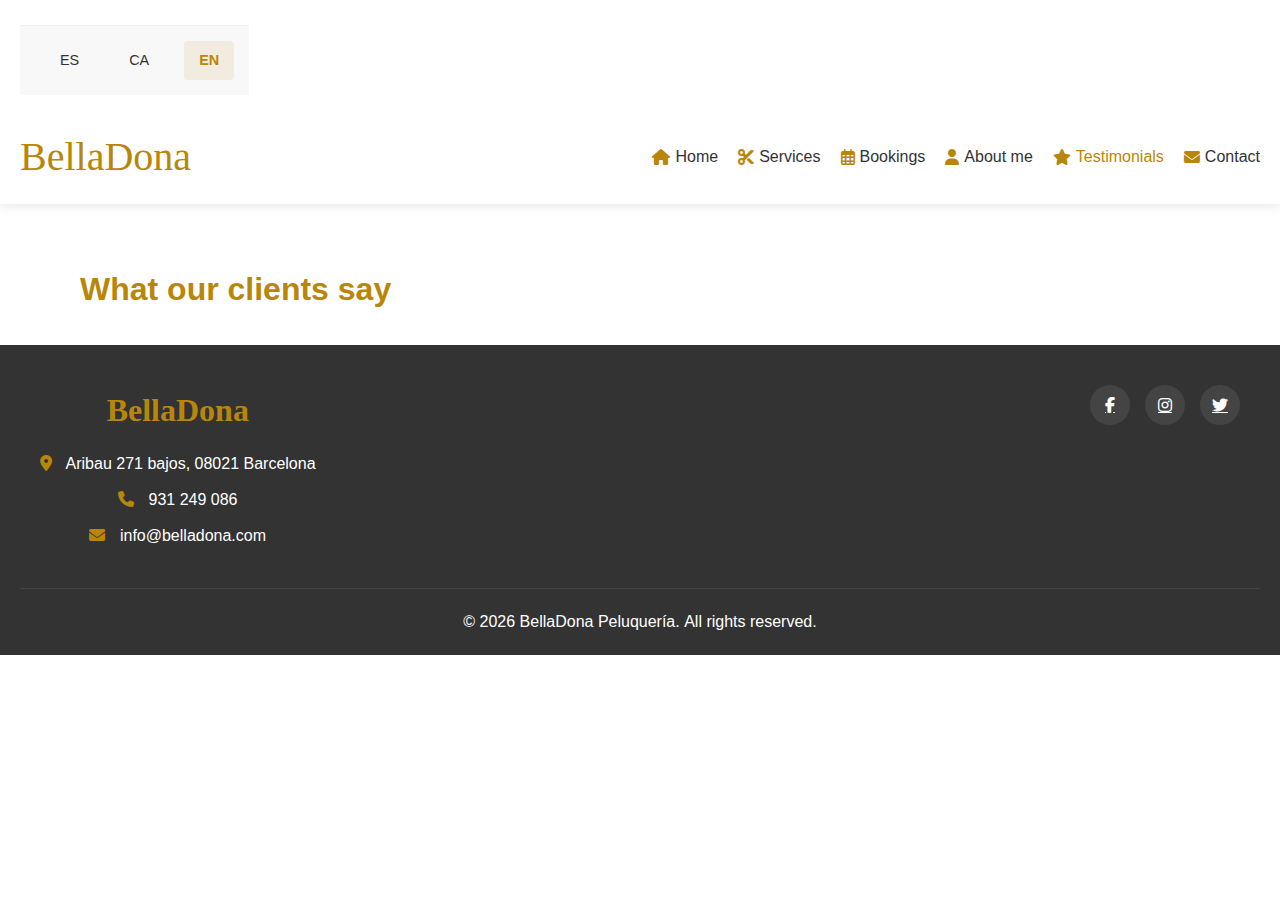
<file: testimonios.html>
<!doctypehtml><html lang=es><meta charset=UTF-8><meta content="width=device-width,initial-scale=1"name=viewport><meta content="Testimonios de nuestros clientes en Peluquería BellaDona. Descubre las opiniones sobre nuestros servicios de peluquería en Barcelona."name=description><meta content="testimonios peluquería, opiniones clientes, reseñas BellaDona, peluquería Barcelona"name=keywords><meta content="BellaDona Peluquería"name=author><meta content="index, follow"name=robots><meta content=website property=og:type><meta content=https://peluqueria-belladona.netlify.app/testimonios.html property=og:url><meta content="Testimonios de Clientes | Peluquería BellaDona Barcelona"property=og:title><meta content="Descubre las opiniones de nuestros clientes sobre nuestros servicios de peluquería en Barcelona."property=og:description><meta content=https://peluqueria-belladona.netlify.app/logo.png property=og:image><meta content=summary_large_image property=twitter:card><meta content=https://peluqueria-belladona.netlify.app/testimonios.html property=twitter:url><meta content="Testimonios de Clientes | Peluquería BellaDona Barcelona"property=twitter:title><meta content="Descubre las opiniones de nuestros clientes sobre nuestros servicios de peluquería en Barcelona."property=twitter:description><meta content=https://peluqueria-belladona.netlify.app/logo.png property=twitter:image><title>Testimonios de Clientes | Peluquería BellaDona Barcelona</title><link href=logo.ico rel=icon type=image/x-icon><link href="https://fonts.googleapis.com/css2?family=Cookie&display=swap"rel=preconnect crossorigin><link href=https://cdnjs.cloudflare.com/ajax/libs/font-awesome/6.4.0/css/all.min.css rel=preload as=style onload='this.onload=null,this.rel="stylesheet"'><noscript><link href=https://cdnjs.cloudflare.com/ajax/libs/font-awesome/6.4.0/css/all.min.css rel=stylesheet></noscript><link href=styles.css rel=stylesheet><script src=https://static.cloudflareinsights.com/beacon.min.js data-cf-beacon='{"token": "93b36fda20174856a06c552c7cdc26d8"}'defer></script><link href=https://peluqueria-belladona.netlify.app/testimonios.html rel=alternate hreflang=es><link href=https://peluqueria-belladona.netlify.app/testimonios.html rel=alternate hreflang=ca><link href=https://peluqueria-belladona.netlify.app/testimonios.html rel=alternate hreflang=en><link href=https://peluqueria-belladona.netlify.app/testimonios.html rel=alternate hreflang=x-default><header><nav aria-label="Selector de idioma"><div class=language-selector><a href=# class=active data-lang=es>ES</a> <a href=# data-lang=ca>CA</a> <a href=# data-lang=en>EN</a></div></nav><nav><a href=index.html class=logo>BellaDona</a><ul class=menu><li><a href=index.html><i class="fas fa-home"></i> <span class=lang-es>Inicio</span><span class=lang-ca>Inici</span><span class=lang-en>Home</span></a><li><a href=servicios.html><i class="fas fa-cut"></i> <span class=lang-es>Servicios</span><span class=lang-ca>Serveis</span><span class=lang-en>Services</span></a><li><a href=reservas.html><i class="fa-calendar-alt far"></i> <span class=lang-es>Reservas</span><span class=lang-ca>Reserves</span><span class=lang-en>Bookings</span></a><li><a href=sobre-mi.html><i class="fas fa-user"></i> <span class=lang-es>Sobre mí</span><span class=lang-ca>Sobre mi</span><span class=lang-en>About me</span></a><li><a href=testimonios.html class=active><i class="fas fa-star"></i> <span class=lang-es>Testimonios</span><span class=lang-ca>Testimonis</span><span class=lang-en>Testimonials</span></a><li><a href=contacto.html><i class="fas fa-envelope"></i> <span class=lang-es>Contacto</span><span class=lang-ca>Contacte</span><span class=lang-en>Contact</span></a></ul><div class=hamburger><i class="fas fa-bars"></i></div></nav></header><main role=main><div class=testimonios-container><h1><span class=lang-es>Lo que dicen nuestros clientes</span> <span class=lang-ca>El que diuen els nostres clients</span> <span class=lang-en>What our clients say</span></h1><div class=reviews-section><script src=https://static.elfsight.com/platform/platform.js async></script><div class=elfsight-app-1f621f33-e50e-4f27-9a88-9e82ee90b484 data-elfsight-app-lazy></div></div></div></main><footer><div class=footer-content><div class=footer-info><h3>BellaDona</h3><p><i class="fas fa-map-marker-alt"></i> Aribau 271 bajos, 08021 Barcelona<p><i class="fas fa-phone"></i> 931 249 086<p><i class="fas fa-envelope"></i> info@belladona.com</div><div class=footer-social><a href=# aria-label=Facebook><i class="fab fa-facebook-f"></i></a> <a href=# aria-label=Instagram><i class="fab fa-instagram"></i></a> <a href=# aria-label=Twitter><i class="fab fa-twitter"></i></a></div></div><div class=footer-bottom><p>© <span id=year></span> BellaDona Peluquería. <span class=lang-es>Todos los derechos reservados.</span> <span class=lang-ca>Tots els drets reservats.</span> <span class=lang-en>All rights reserved.</span></div></footer><script>document.getElementById("year").textContent=(new Date).getFullYear()</script><script src=script.js></script>
</file>
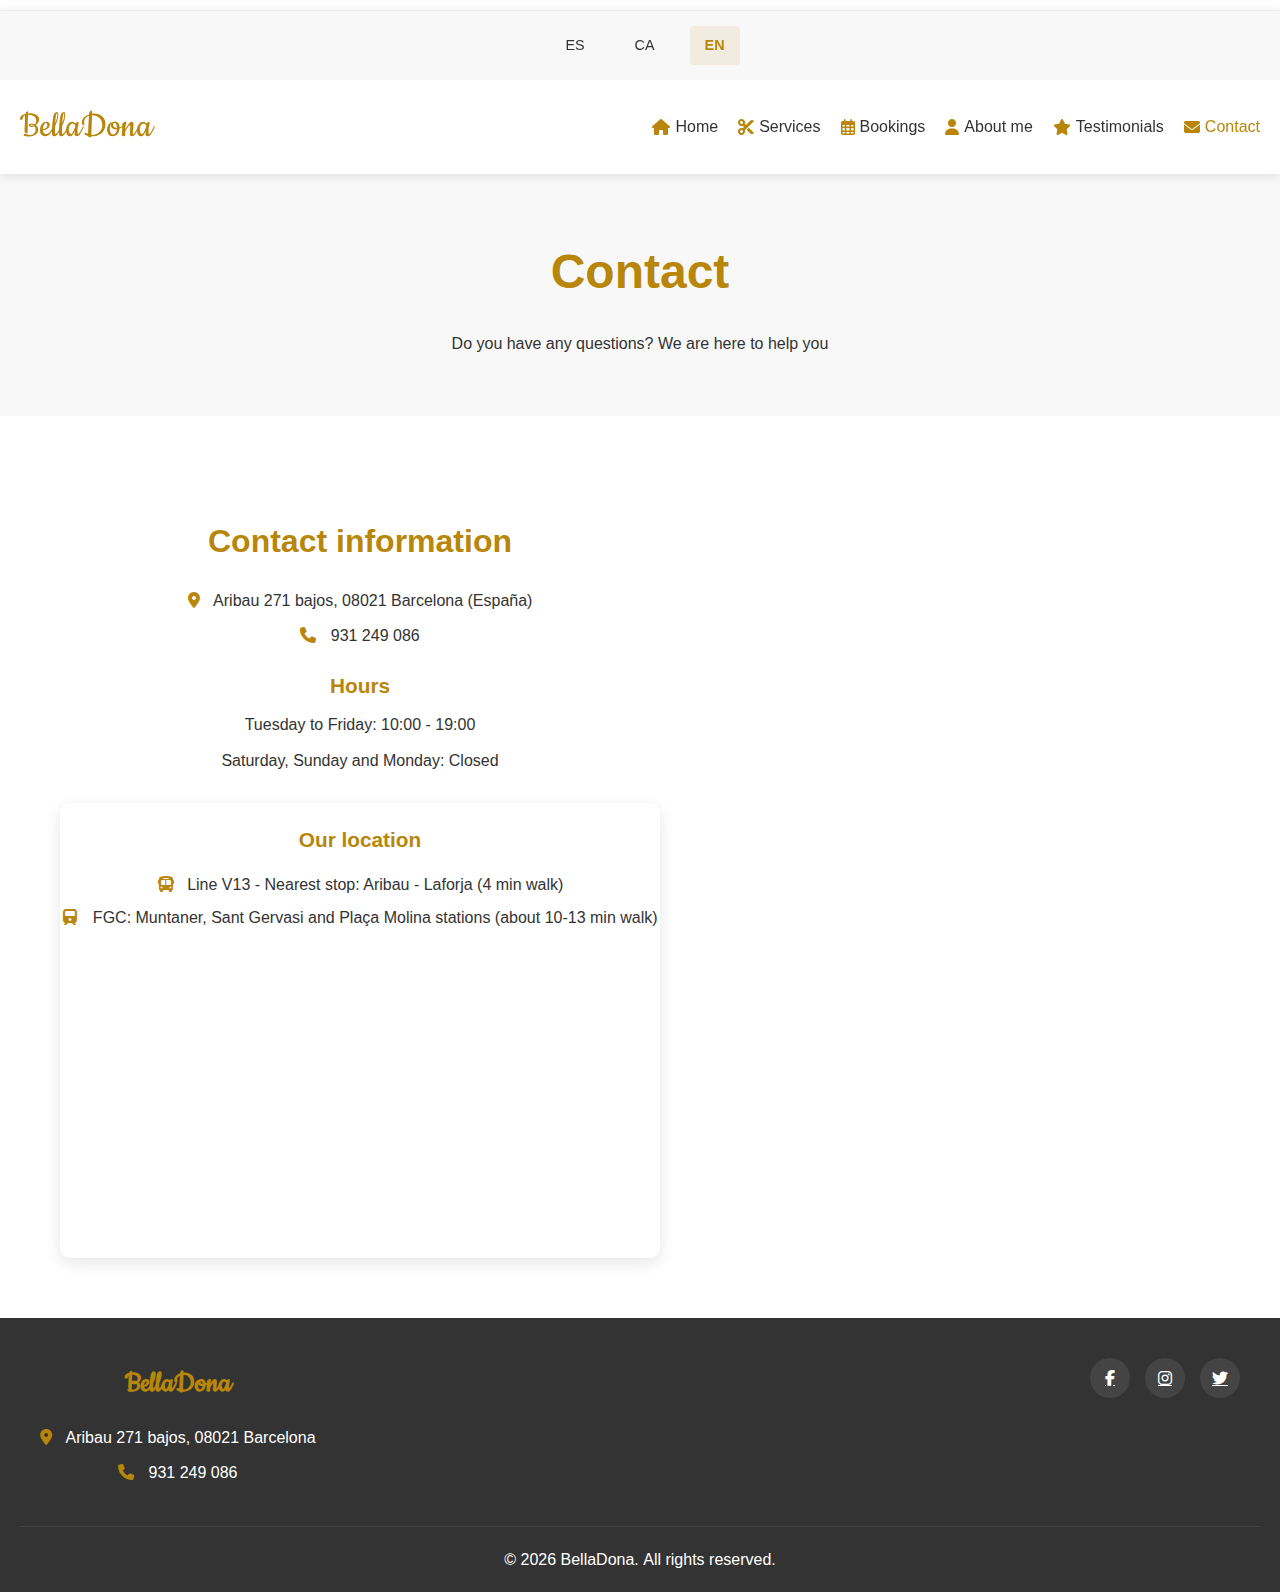
<file: peluqueria-belladona.netlify.app/contacto.html>
<!DOCTYPE html><html lang=es><head><meta charset=UTF-8 /><meta name=viewport content="width=device-width, initial-scale=1.0" /><title>Contacto Peluquería BellaDona Barcelona - Dirección y Teléfono</title><meta name=description content="Contacta con Peluquería BellaDona en Barcelona. Encuéntranos en C/Aribau 271 bajos, llama al 931 249 086. Consulta nuestro horario, ubicación y cómo llegar." /><link rel=alternate hreflang=es href="contacto.html" /><link rel=alternate hreflang=ca href="contacto.html" /><link rel=alternate hreflang=en href="contacto.html" /><link rel=alternate hreflang=x-default href="contacto.html" /><link rel=icon type=image/x-icon href="logo.ico" /><link href="https://fonts.googleapis.com/css2?family=Cookie&display=swap" rel=stylesheet /><link rel=stylesheet href=https://cdnjs.cloudflare.com/ajax/libs/font-awesome/6.4.0/css/all.min.css /><link rel=stylesheet href="styles.css" /><script defer src=https://static.cloudflareinsights.com/beacon.min.js data-cf-beacon='{"token": "93b36fda20174856a06c552c7cdc26d8"}'></script></head><body><header><div class=language-selector><a href="contacto.html#" class=active data-lang=es>ES</a> <a href="contacto.html#" data-lang=ca>CA</a> <a href="contacto.html#" data-lang=en>EN</a></div><nav><a class='logo' href='index.html'>BellaDona</a><ul class=menu><li><a href='index.html'><i class="fas fa-home"></i> <span class=lang-es>Inicio</span><span class=lang-ca>Inici</span><span class=lang-en>Home</span></a></li><li><a href='servicios.html'><i class="fas fa-cut"></i> <span class=lang-es>Servicios</span><span class=lang-ca>Serveis</span><span class=lang-en>Services</span></a></li><li><a href='reservas.html'><i class="far fa-calendar-alt"></i> <span class=lang-es>Reservas</span><span class=lang-ca>Reserves</span><span class=lang-en>Bookings</span></a></li><li><a href='sobre-mi.html'><i class="fas fa-user"></i> <span class=lang-es>Sobre mí</span><span class=lang-ca>Sobre mi</span><span class=lang-en>About me</span></a></li><li><a href='testimonios.html'><i class="fas fa-star"></i> <span class=lang-es>Testimonios</span><span class=lang-ca>Testimonis</span><span class=lang-en>Testimonials</span></a></li><li><a class='active' href='contacto.html'><i class="fas fa-envelope"></i> <span class=lang-es>Contacto</span><span class=lang-ca>Contacte</span><span class=lang-en>Contact</span></a></li></ul><div class=hamburger><i class="fas fa-bars"></i></div></nav></header><main><div class=page-header><h1 class=page-title><span class=lang-es>Contacto</span> <span class=lang-ca>Contacte</span> <span class=lang-en>Contact</span></h1><p><span class=lang-es>¿Tienes alguna pregunta? Estamos aquí para ayudarte</span> <span class=lang-ca>Tens alguna pregunta? Som aquí per ajudar-te</span> <span class=lang-en>Do you have any questions? We are here to help you</span></p></div><div class=page-content><div class=contact-container><div class=contact-info><h2><span class=lang-es>Información de contacto</span> <span class=lang-ca>Informació de contacte</span> <span class=lang-en>Contact information</span></h2><p><i class="fas fa-map-marker-alt"></i> Aribau 271 bajos, 08021 Barcelona (España)</p><p><i class="fas fa-phone"></i> 931 249 086</p><h3><span class=lang-es>Horario</span> <span class=lang-ca>Horari</span> <span class=lang-en>Hours</span></h3><p><span class=lang-es>Martes a Viernes: 10:00 - 19:00</span> <span class=lang-ca>Dimarts a Divendres: 10:00 - 19:00</span> <span class=lang-en>Tuesday to Friday: 10:00 - 19:00</span></p><p><span class=lang-es>Sábado, Domingo y Lunes: Cerrado</span> <span class=lang-ca>Dissabte, Diumenge i Dilluns: Tancat</span> <span class=lang-en>Saturday, Sunday and Monday: Closed</span></p><div class=map-container><h3><span class=lang-es>Nuestra ubicación</span> <span class=lang-ca>La nostra ubicació</span> <span class=lang-en>Our location</span></h3><div class=transport-info><p><i class="fas fa-bus"></i> <span class=lang-es>Línea V13 - Parada más cercana: Aribau - Laforja (a 4 min a pie)</span> <span class=lang-ca>Línia V13 - Parada més propera: Aribau - Laforja (a 4 min a peu)</span> <span class=lang-en>Line V13 - Nearest stop: Aribau - Laforja (4 min walk)</span></p><p><i class="fas fa-train"></i> <span class=lang-es>FGC: Estaciones Muntaner, Sant Gervasi y Plaça Molina (a unos 10-13 min a pie)</span> <span class=lang-ca>FGC: Estacions Muntaner, Sant Gervasi i Plaça Molina (a uns 10-13 min a peu)</span> <span class=lang-en>FGC: Muntaner, Sant Gervasi and Plaça Molina stations (about 10-13 min walk)</span></p></div><iframe src="https://www.google.com/maps/embed?pb=!1m18!1m12!1m3!1d2993.874982!2d2.144664!3d41.394897!2m3!1f0!2f0!3f0!3m2!1i1024!2i768!4f13.1!3m3!1m2!1s0x12a4a2f3f!2sAribau%20271%20bajos%2C%2008021%20Barcelona%2C%20España!5e0!3m2!1ses!2ses!4v1633036800000!5m2!1ses!2ses" width=600 height=300 style=border:0; allowfullscreen="" loading=lazy></iframe></div></div></div></div></main><footer><div class=footer-content><div class=footer-info><h3>BellaDona</h3><p><i class="fas fa-map-marker-alt"></i> Aribau 271 bajos, 08021 Barcelona</p><p><i class="fas fa-phone"></i> 931 249 086</p></div><div class=footer-social><a href="contacto.html#" aria-label="BellaDona en Facebook"><i class="fab fa-facebook-f"></i></a> <a href="contacto.html#" aria-label="BellaDona en Instagram"><i class="fab fa-instagram"></i></a> <a href="contacto.html#" aria-label="BellaDona en Twitter"><i class="fab fa-twitter"></i></a></div></div><div class=footer-bottom><p>© 2023 BellaDona. <span class=lang-es>Todos los derechos reservados.</span><span class=lang-ca>Tots els drets reservats.</span><span class=lang-en>All rights reserved.</span></p></div></footer><script src="script.js"></script></body></html>
</file>
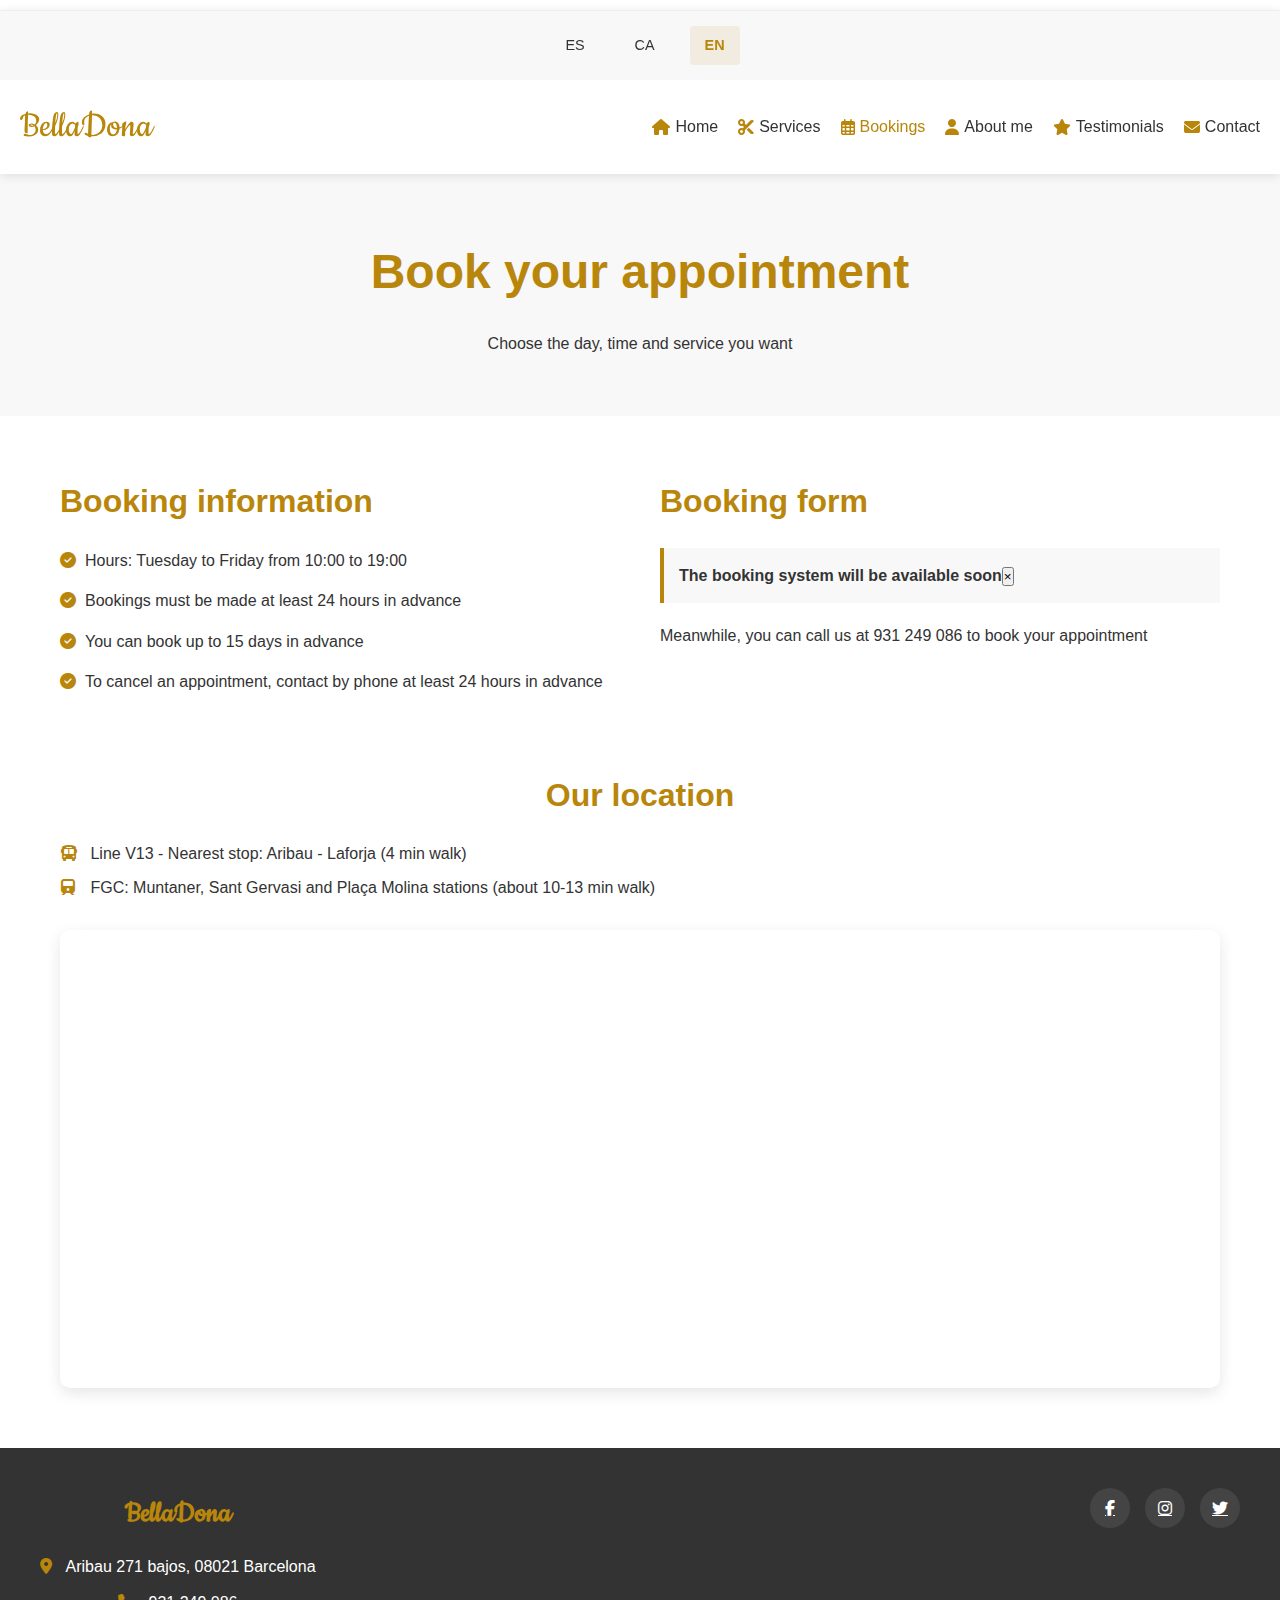
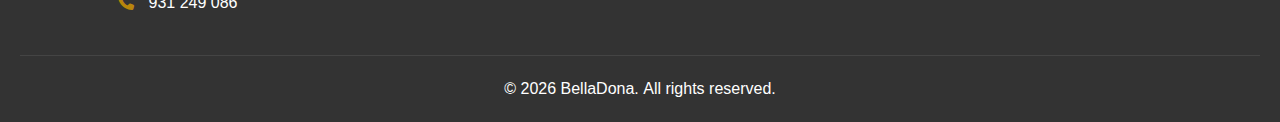
<file: peluqueria-belladona.netlify.app/reservas.html>
<!DOCTYPE html><html lang=es><head><meta charset=UTF-8 /><meta name=viewport content="width=device-width, initial-scale=1.0" /><title>Reservas Online Peluquería BellaDona Barcelona</title><meta name=description content="Reserva tu cita en Peluquería BellaDona Barcelona. Llámanos al 931 249 086. Consulta nuestro horario y política de reservas. ¡Te esperamos en C/Aribau 271!" /><link rel=alternate hreflang=es href="reservas.html" /><link rel=alternate hreflang=ca href="reservas.html" /><link rel=alternate hreflang=en href="reservas.html" /><link rel=alternate hreflang=x-default href="reservas.html" /><link rel=icon type=image/x-icon href="logo.ico" /><link href="https://fonts.googleapis.com/css2?family=Cookie&display=swap" rel=stylesheet /><link rel=stylesheet href=https://cdnjs.cloudflare.com/ajax/libs/font-awesome/6.4.0/css/all.min.css /><link rel=stylesheet href="styles.css" /><script defer src=https://static.cloudflareinsights.com/beacon.min.js data-cf-beacon='{"token": "93b36fda20174856a06c552c7cdc26d8"}'></script></head><body><header><div class=language-selector><a href="reservas.html#" class=active data-lang=es>ES</a> <a href="reservas.html#" data-lang=ca>CA</a> <a href="reservas.html#" data-lang=en>EN</a></div><nav><a class='logo' href='index.html'>BellaDona</a><ul class=menu><li><a href='index.html'><i class="fas fa-home"></i> <span class=lang-es>Inicio</span><span class=lang-ca>Inici</span><span class=lang-en>Home</span></a></li><li><a href='servicios.html'><i class="fas fa-cut"></i> <span class=lang-es>Servicios</span><span class=lang-ca>Serveis</span><span class=lang-en>Services</span></a></li><li><a class='active' href='reservas.html'><i class="far fa-calendar-alt"></i> <span class=lang-es>Reservas</span><span class=lang-ca>Reserves</span><span class=lang-en>Bookings</span></a></li><li><a href='sobre-mi.html'><i class="fas fa-user"></i> <span class=lang-es>Sobre mí</span><span class=lang-ca>Sobre mi</span><span class=lang-en>About me</span></a></li><li><a href='testimonios.html'><i class="fas fa-star"></i> <span class=lang-es>Testimonios</span><span class=lang-ca>Testimonis</span><span class=lang-en>Testimonials</span></a></li><li><a href='contacto.html'><i class="fas fa-envelope"></i> <span class=lang-es>Contacto</span><span class=lang-ca>Contacte</span><span class=lang-en>Contact</span></a></li></ul><div class=hamburger><i class="fas fa-bars"></i></div></nav></header><main><div class=page-header><h1 class=page-title><span class=lang-es>Reserva tu cita</span> <span class=lang-ca>Reserva la teva cita</span> <span class=lang-en>Book your appointment</span></h1><p><span class=lang-es>Elige el día, hora y servicio que deseas</span> <span class=lang-ca>Tria el dia, hora i servei que desitges</span> <span class=lang-en>Choose the day, time and service you want</span></p></div><div class=page-content><div class=booking-container><div class=booking-info><h2><span class=lang-es>Información de reservas</span> <span class=lang-ca>Informació de reserves</span> <span class=lang-en>Booking information</span></h2><ul><li><span class=lang-es>Horario: Martes a Viernes de 10:00 a 19:00</span> <span class=lang-ca>Horari: Dimarts a Divendres de 10:00 a 19:00</span> <span class=lang-en>Hours: Tuesday to Friday from 10:00 to 19:00</span></li><li><span class=lang-es>Las reservas deben realizarse con al menos 24 horas de antelación</span> <span class=lang-ca>Les reserves s'han de realitzar amb almenys 24 hores d'antelació</span> <span class=lang-en>Bookings must be made at least 24 hours in advance</span></li><li><span class=lang-es>Puedes reservar con un máximo de 15 días de antelación</span> <span class=lang-ca>Pots reservar amb un màxim de 15 dies d'antelació</span> <span class=lang-en>You can book up to 15 days in advance</span></li><li><span class=lang-es>Para cancelar una cita, contacta por teléfono con al menos 24 horas de antelación</span> <span class=lang-ca>Per cancel·lar una cita, contacta per telèfon amb almenys 24 hores d'antelació</span> <span class=lang-en>To cancel an appointment, contact by phone at least 24 hours in advance</span></li></ul></div><div class=booking-form-container><h2><span class=lang-es>Formulario de reserva</span> <span class=lang-ca>Formulari de reserva</span> <span class=lang-en>Booking form</span></h2><p class=booking-notice><span class=lang-es>El sistema de reservas estará disponible próximamente</span> <span class=lang-ca>El sistema de reserves estarà disponible properament</span> <span class=lang-en>The booking system will be available soon</span></p><p><span class=lang-es>Mientras tanto, puedes llamarnos al 931 249 086 para concertar tu cita</span> <span class=lang-ca>Mentrestant, pots trucar-nos al 931 249 086 per concertar la teva cita</span> <span class=lang-en>Meanwhile, you can call us at 931 249 086 to book your appointment</span></p></div></div><div class=map-section><h2><span class=lang-es>Nuestra ubicación</span> <span class=lang-ca>La nostra ubicació</span> <span class=lang-en>Our location</span></h2><div class=transport-info><p><i class="fas fa-bus"></i> <span class=lang-es>Línea V13 - Parada más cercana: Aribau - Laforja (a 4 min a pie)</span> <span class=lang-ca>Línia V13 - Parada més propera: Aribau - Laforja (a 4 min a peu)</span> <span class=lang-en>Line V13 - Nearest stop: Aribau - Laforja (4 min walk)</span></p><p><i class="fas fa-train"></i> <span class=lang-es>FGC: Estaciones Muntaner, Sant Gervasi y Plaça Molina (a unos 10-13 min a pie)</span> <span class=lang-ca>FGC: Estacions Muntaner, Sant Gervasi i Plaça Molina (a uns 10-13 min a peu)</span> <span class=lang-en>FGC: Muntaner, Sant Gervasi and Plaça Molina stations (about 10-13 min walk)</span></p></div><div class=map-container><iframe src="https://www.google.com/maps/embed?pb=!1m18!1m12!1m3!1d2993.4460872953164!2d2.1520899999999997!3d41.3975!2m3!1f0!2f0!3f0!3m2!1i1024!2i768!4f13.1!3m3!1m2!1s0x12a4a2a1f7e85c37%3A0x88b2f0b379e72e40!2sC%2F%20d'Aribau%2C%20271%2C%2008021%20Barcelona!5e0!3m2!1ses!2ses!4v1635000000000!5m2!1ses!2ses" width=100% height=450 style=border:0; allowfullscreen="" loading=lazy referrerpolicy=no-referrer-when-downgrade></iframe></div></div></div></main><footer><div class=footer-content><div class=footer-info><h3>BellaDona</h3><p><i class="fas fa-map-marker-alt"></i> Aribau 271 bajos, 08021 Barcelona</p><p><i class="fas fa-phone"></i> 931 249 086</p></div><div class=footer-social><a href="reservas.html#" aria-label="BellaDona en Facebook"><i class="fab fa-facebook-f"></i></a> <a href="reservas.html#" aria-label="BellaDona en Instagram"><i class="fab fa-instagram"></i></a> <a href="reservas.html#" aria-label="BellaDona en Twitter"><i class="fab fa-twitter"></i></a></div></div><div class=footer-bottom><p>© 2023 BellaDona. <span class=lang-es>Todos los derechos reservados.</span><span class=lang-ca>Tots els drets reservats.</span><span class=lang-en>All rights reserved.</span></p></div></footer><script src="script.js"></script></body></html>
</file>
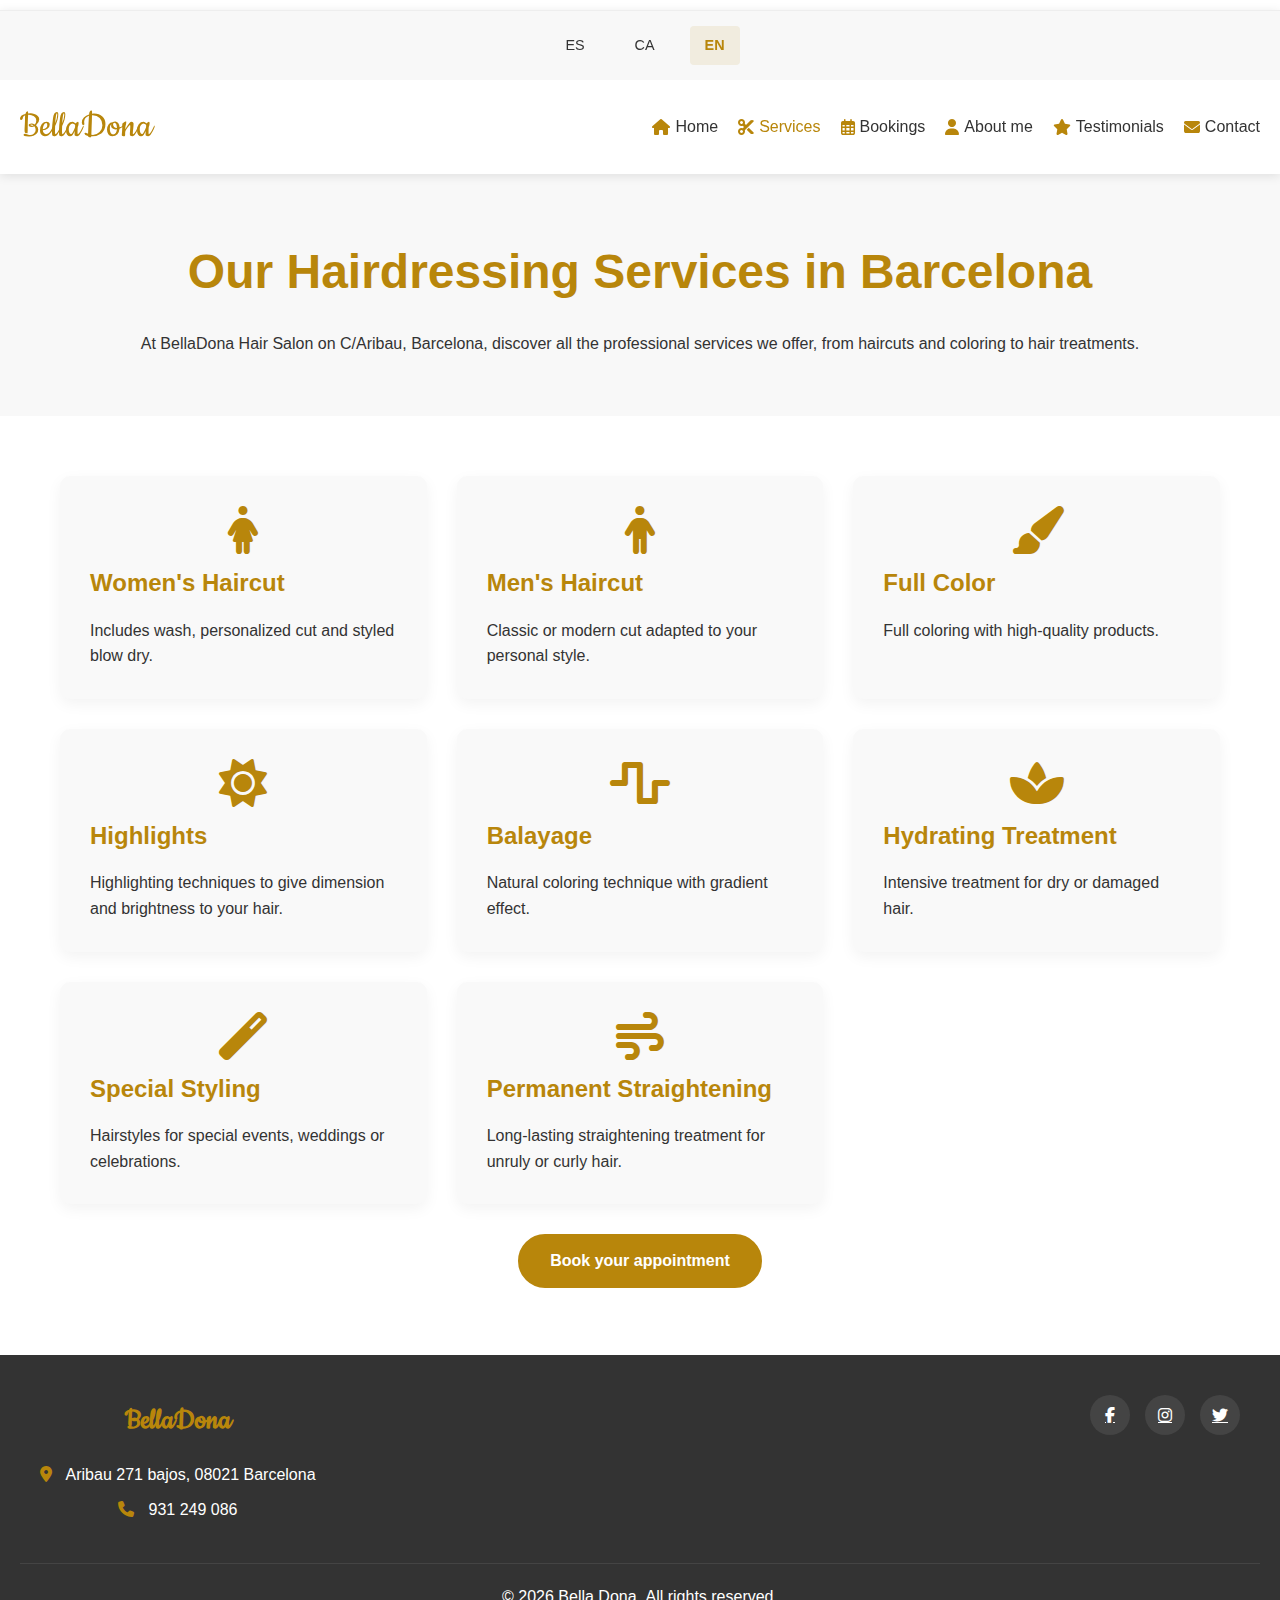
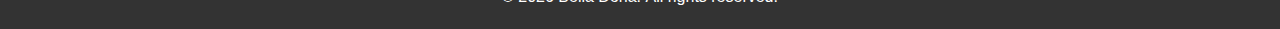
<file: peluqueria-belladona.netlify.app/servicios.html>
<!DOCTYPE html><html lang=es><head><meta charset=UTF-8 /><meta name=viewport content="width=device-width, initial-scale=1.0" /><title>Servicios de Peluquería en Barcelona - BellaDona</title><meta name=description content="Descubre los servicios de peluquería en BellaDona Barcelona: cortes para mujer y hombre, coloración, mechas, balayage, tratamientos hidratantes, peinados especiales y alisados." /><link rel=alternate hreflang=es href="servicios.html" /><link rel=alternate hreflang=ca href="servicios.html" /><link rel=alternate hreflang=en href="servicios.html" /><link rel=alternate hreflang=x-default href="servicios.html" /><link rel=icon type=image/x-icon href="logo.ico" /><link href="https://fonts.googleapis.com/css2?family=Cookie&display=swap" rel=stylesheet /><link rel=stylesheet href=https://cdnjs.cloudflare.com/ajax/libs/font-awesome/6.4.0/css/all.min.css /><link rel=stylesheet href="styles.css" /></head><body><header><div class=language-selector><a href="servicios.html#" class=active data-lang=es>ES</a> <a href="servicios.html#" data-lang=ca>CA</a> <a href="servicios.html#" data-lang=en>EN</a></div><nav><a class='logo' href='index.html'>BellaDona</a><ul class=menu><li><a href='index.html'><i class="fas fa-home"></i> <span class=lang-es>Inicio</span><span class=lang-ca>Inici</span><span class=lang-en>Home</span></a></li><li><a class='active' href='servicios.html'><i class="fas fa-cut"></i> <span class=lang-es>Servicios</span><span class=lang-ca>Serveis</span><span class=lang-en>Services</span></a></li><li><a href='reservas.html'><i class="far fa-calendar-alt"></i> <span class=lang-es>Reservas</span><span class=lang-ca>Reserves</span><span class=lang-en>Bookings</span></a></li><li><a href='sobre-mi.html'><i class="fas fa-user"></i> <span class=lang-es>Sobre mí</span><span class=lang-ca>Sobre mi</span><span class=lang-en>About me</span></a></li><li><a href='testimonios.html'><i class="fas fa-star"></i> <span class=lang-es>Testimonios</span><span class=lang-ca>Testimonis</span><span class=lang-en>Testimonials</span></a></li><li><a href='contacto.html'><i class="fas fa-envelope"></i> <span class=lang-es>Contacto</span><span class=lang-ca>Contacte</span><span class=lang-en>Contact</span></a></li></ul><div class=hamburger><i class="fas fa-bars"></i></div></nav></header><main><div class=page-header><h1 class=page-title><span class=lang-es>Nuestros Servicios de Peluquería en Barcelona</span> <span class=lang-ca>Els nostres Serveis de Perruqueria a Barcelona</span> <span class=lang-en>Our Hairdressing Services in Barcelona</span></h1><p><span class=lang-es>En Peluquería BellaDona en C/Aribau, Barcelona, descubre todos los servicios profesionales que ofrecemos, desde cortes de pelo y coloración hasta tratamientos capilares.</span> <span class=lang-ca>A Peluqueria BellaDona a C/Aribau, Barcelona, descobreix tots els serveis professionals que oferim, des de talls de cabell i coloració fins a tractaments capil·lars.</span> <span class=lang-en>At BellaDona Hair Salon on C/Aribau, Barcelona, discover all the professional services we offer, from haircuts and coloring to hair treatments.</span></p></div><div class=page-content><div class=services-list><div class=service-item><h3><i class="fas fa-female"></i> <span class=lang-es>Corte de Cabello Mujer</span> <span class=lang-ca>Tall de Cabell Dona</span> <span class=lang-en>Women's Haircut</span></h3><p><span class=lang-es>Incluye lavado, corte personalizado y secado con estilo.</span> <span class=lang-ca>Inclou rentat, tall personalitzat i assecat amb estil.</span> <span class=lang-en>Includes wash, personalized cut and styled blow dry.</span></p></div><div class=service-item><h3><i class="fas fa-male"></i> <span class=lang-es>Corte de Cabello Hombre</span> <span class=lang-ca>Tall de Cabell Home</span> <span class=lang-en>Men's Haircut</span></h3><p><span class=lang-es>Corte clásico o moderno adaptado a tu estilo personal.</span> <span class=lang-ca>Tall clàssic o modern adaptat al teu estil personal.</span> <span class=lang-en>Classic or modern cut adapted to your personal style.</span></p></div><div class=service-item><h3><i class="fas fa-paint-brush"></i> <span class=lang-es>Color Completo</span> <span class=lang-ca>Color Complet</span> <span class=lang-en>Full Color</span></h3><p><span class=lang-es>Coloración completa con productos de alta calidad.</span> <span class=lang-ca>Coloració completa amb productes d'alta qualitat.</span> <span class=lang-en>Full coloring with high-quality products.</span></p></div><div class=service-item><h3><i class="fas fa-sun"></i> <span class=lang-es>Mechas / Highlights</span> <span class=lang-ca>Metxes / Highlights</span> <span class=lang-en>Highlights</span></h3><p><span class=lang-es>Técnicas de mechas para dar dimensión y luminosidad a tu cabello.</span> <span class=lang-ca>Tècniques de metxes per donar dimensió i lluminositat al teu cabell.</span> <span class=lang-en>Highlighting techniques to give dimension and brightness to your hair.</span></p></div><div class=service-item><h3><i class="fas fa-wave-square"></i> <span class=lang-es>Balayage</span> <span class=lang-ca>Balayage</span> <span class=lang-en>Balayage</span></h3><p><span class=lang-es>Técnica de coloración natural con efecto degradado.</span> <span class=lang-ca>Tècnica de coloració natural amb efecte degradat.</span> <span class=lang-en>Natural coloring technique with gradient effect.</span></p></div><div class=service-item><h3><i class="fas fa-spa"></i> <span class=lang-es>Tratamiento Hidratante</span> <span class=lang-ca>Tractament Hidratant</span> <span class=lang-en>Hydrating Treatment</span></h3><p><span class=lang-es>Tratamiento intensivo para cabellos secos o dañados.</span> <span class=lang-ca>Tractament intensiu per a cabells secs o danyats.</span> <span class=lang-en>Intensive treatment for dry or damaged hair.</span></p></div><div class=service-item><h3><i class="fas fa-magic"></i> <span class=lang-es>Peinado Especial</span> <span class=lang-ca>Pentinat Especial</span> <span class=lang-en>Special Styling</span></h3><p><span class=lang-es>Peinados para eventos especiales, bodas o celebraciones.</span> <span class=lang-ca>Pentinats per a esdeveniments especials, casaments o celebracions.</span> <span class=lang-en>Hairstyles for special events, weddings or celebrations.</span></p></div><div class=service-item><h3><i class="fas fa-wind"></i> <span class=lang-es>Alisado Permanente</span> <span class=lang-ca>Allisat Permanent</span> <span class=lang-en>Permanent Straightening</span></h3><p><span class=lang-es>Tratamiento de alisado duradero para cabellos rebeldes o rizados.</span> <span class=lang-ca>Tractament d'allisat durador per a cabells rebels o arrissats.</span> <span class=lang-en>Long-lasting straightening treatment for unruly or curly hair.</span></p></div></div><div class=center-btn><a class='btn-primary' href='reservas.html'><span class=lang-es>Reserva tu cita</span> <span class=lang-ca>Reserva la teva cita</span> <span class=lang-en>Book your appointment</span></a></div></div></main><footer><div class=footer-content><div class=footer-info><h3>BellaDona</h3><p><i class="fas fa-map-marker-alt"></i> Aribau 271 bajos, 08021 Barcelona</p><p><i class="fas fa-phone"></i> 931 249 086</p></div><div class=footer-social><a href="servicios.html#" aria-label="BellaDona en Facebook"><i class="fab fa-facebook-f"></i></a> <a href="servicios.html#" aria-label="BellaDona en Instagram"><i class="fab fa-instagram"></i></a> <a href="servicios.html#" aria-label="BellaDona en Twitter"><i class="fab fa-twitter"></i></a></div></div><div class=footer-bottom><p>© 2023 Bella Dona. <span class=lang-es>Todos los derechos reservados.</span><span class=lang-ca>Tots els drets reservats.</span><span class=lang-en>All rights reserved.</span></p></div></footer><script src="script.js"></script></body></html>
</file>
<file: peluqueria-belladona.netlify.app/styles.css>
body,header{background-color:#fff}.hamburger,.logo,.menu a i,.menu a.active,.menu a:hover{color:#b8860b}.logo,.menu a{text-decoration:none}.services-grid,.services-list{grid-template-columns:repeat(auto-fit,minmax(300px,1fr))}.booking-info ul,.menu{list-style:none}.center-btn,.contact-info,.footer-bottom,.footer-info,.hero,.map-section h2,.page-header,.section-title,.service-card,.service-item i,.transport-info i{text-align:center}*{margin:0;padding:0;box-sizing:border-box}body{font-family:Arial,sans-serif;color:#333;line-height:1.6;transition:.3s}a:focus,button:focus,input:focus,select:focus,textarea:focus{outline:#b8860b solid 3px;outline-offset:2px}.sr-only{position:absolute;width:1px;height:1px;padding:0;margin:-1px;overflow:hidden;clip:rect(0,0,0,0);white-space:nowrap;border-width:0}.lang-ca,.lang-en,.mobile-language-selector,body.lang-ca-active .lang-en,body.lang-ca-active .lang-es,body.lang-en-active .lang-ca,body.lang-en-active .lang-es{display:none}.menu,.menu a,nav{display:flex}body.lang-ca-active .lang-ca,body.lang-en-active .lang-en,body.lang-es-active .lang-es{display:inline-block}header{box-shadow:0 2px 10px rgba(0,0,0,.1);position:sticky;top:0;z-index:1000}.language-selector{display:flex;justify-content:flex-end;background-color:#f8f8f8}.language-selector a{margin-left:10px;font-size:.9rem}nav{justify-content:space-between;align-items:center;padding:15px 20px}.logo{font-family:Cookie,cursive;font-size:2.5rem;font-weight:400}.footer-info,.page-title,.section-title,.slogan h1,.slogan h2,.transport-info h3,footer{font-family:Arial,sans-serif}.menu{transition:transform .3s ease-in-out}.menu li{margin-left:20px}.menu a{color:#333;font-weight:500;transition:color .3s;align-items:center}.menu a i{margin-right:5px}.hamburger{display:none;font-size:1.5rem;cursor:pointer}.hero{height:70vh;background-image:url('peluqueria-belladona.webp');background-size:cover;background-position:center;display:flex;align-items:center;justify-content:center;position:relative}.hero::before{content:'';position:absolute;top:0;left:0;width:100%;height:100%;background-color:rgba(0,0,0,.5)}.slogan{position:relative;color:#fff;padding:20px;max-width:800px}.hero-logo{width:150px;height:auto;margin-bottom:20px;filter:brightness(0) invert(1);transition:transform .3s}.slogan h1{font-size:3.5rem;margin-bottom:15px}.slogan h2{font-size:2rem;font-weight:400;margin-bottom:30px}@keyframes pulse{0%{transform:scale(1);box-shadow:0 0 0 0 rgba(255,215,0,.7)}50%{transform:scale(1.05);box-shadow:0 0 0 15px rgba(255,215,0,0);background-color:gold;color:#000}100%{transform:scale(1);box-shadow:0 0 0 0 rgba(255,215,0,0)}}@keyframes borderPulse{0%,100%{border-color:#b8860b}50%{border-color:gold}}.hero .btn-primary{animation:1.5s infinite pulse,2s infinite borderPulse;position:relative;overflow:visible;font-weight:700;text-transform:uppercase;letter-spacing:1px;border:2px solid #b8860b;transition:.3s}.hero .btn-primary:hover{animation:none;background-color:gold;color:#000;transform:translateY(-3px);box-shadow:0 10px 20px rgba(0,0,0,.2)}.hero .btn-primary span{position:relative;z-index:1}.btn-primary,.btn-secondary{display:inline-block;padding:12px 30px;border-radius:30px;text-decoration:none;font-weight:700;transition:background-color .3s,transform .2s}.btn-primary{background-color:#b8860b;color:#fff;border:2px solid #b8860b;position:relative;overflow:hidden;transition:.3s}.btn-primary:focus,.btn-primary:hover{background-color:#8b5e00;border-color:#8b5e00;transform:translateY(-2px);box-shadow:0 5px 15px rgba(139,94,0,.3)}.btn-primary:active{transform:translateY(0)}.btn-primary::after{content:'';position:absolute;top:50%;left:50%;width:5px;height:5px;background:rgba(255,255,255,.5);opacity:0;border-radius:100%;transform:scale(1,1) translate(-50%,-50%);transform-origin:50% 50%}.btn-secondary:hover,.footer-social a:hover{background-color:#b8860b}@keyframes ripple{0%{transform:scale(0,0);opacity:.5}100%{transform:scale(20,20);opacity:0}}.btn-secondary{background-color:transparent;color:#b8860b;border:2px solid #b8860b}.btn-secondary:hover{color:#fff;transform:translateY(-3px)}.center-btn{margin-top:30px}.featured-services{padding:60px 20px}.section-title{font-size:2.5rem;margin-bottom:40px;color:#b8860b}.services-grid{display:grid;gap:30px;max-width:1200px;margin:0 auto}.service-card{background:#fff;padding:25px 20px;border-radius:10px;box-shadow:0 4px 6px rgba(0,0,0,.1);margin-bottom:20px;transition:transform .3s,box-shadow .3s;border:1px solid #eee}.service-card:hover{transform:translateY(-5px);box-shadow:0 10px 20px rgba(0,0,0,.15)}.service-card i{transition:transform .3s,color .3s;display:block;margin-bottom:15px;font-size:2.5rem;color:#b8860b}.service-card:hover i{transform:scale(1.2)}footer{background-color:#333;color:#fff;padding:40px 20px 20px}.footer-content{display:flex;justify-content:space-between;flex-wrap:wrap;max-width:1200px;margin:0 auto}.footer-info h3{font-family:Cookie,cursive;font-size:2rem;margin-bottom:15px;color:#b8860b}.contact-info p,.footer-info p{margin-bottom:10px}.footer-info i{margin-right:10px;color:#b8860b}.footer-social{display:flex;gap:15px}.desktop-language-selector,.language-selector{display:flex;gap:10px}.footer-social a{display:flex;align-items:center;justify-content:center;width:40px;height:40px;border-radius:50%;background-color:#444;color:#fff;transition:background-color .3s}.desktop-language-selector a,.language-selector a{color:#333;text-decoration:none;font-weight:500;border-radius:4px;transition:.3s}.footer-bottom{margin-top:30px;padding-top:20px;border-top:1px solid #444}.header-top{display:flex;justify-content:space-between;align-items:center;padding:15px 20px;background-color:#fff;box-shadow:0 2px 5px rgba(0,0,0,.1)}.desktop-language-selector a{padding:5px 10px}.desktop-language-selector a.active{color:#b8860b;font-weight:700}.desktop-language-selector a:not(.active):hover,.language-selector a:not(.active):hover{background-color:#f5f5f5}.language-selector{justify-content:center;padding:15px;border-top:1px solid #eee;margin-top:10px}.language-selector a{padding:8px 15px}.language-selector a.active{color:#b8860b;font-weight:700;background-color:rgba(184,134,11,.1)}.map-container,.map-placeholder{overflow:hidden;border-radius:10px}.page-header{background-color:#f8f8f8;padding:60px 20px}.page-title{font-size:3rem;color:#b8860b;margin-bottom:20px}.page-content{max-width:1200px;margin:0 auto;padding:60px 20px}.services-list{display:grid;gap:30px}.service-item{background-color:#f9f9f9;border-radius:10px;padding:30px;box-shadow:0 5px 15px rgba(0,0,0,.05)}.about-image img,.map-container{box-shadow:0 5px 15px rgba(0,0,0,.1)}.service-item h3{color:#b8860b;margin-bottom:15px;font-size:1.5rem}.service-price{font-weight:700;margin-top:15px;font-size:1.2rem}.contact-form{max-width:600px;margin:0 auto}.form-group,.transport-info{margin-bottom:20px}.form-group label{display:block;margin-bottom:5px;font-weight:700}.form-group input,.form-group textarea{width:100%;padding:10px;border:1px solid #ddd;border-radius:5px}.form-group textarea{height:150px}.contact-info{margin-top:40px}.contact-info i{color:#b8860b;margin-right:10px}.transport-info{margin-top:15px}.transport-info h3{font-size:1.3rem;color:#b8860b;margin-bottom:10px}.map-section h2,.testimonios-container h1{font-size:2rem;font-family:Arial,sans-serif;color:#b8860b}.transport-info p{margin-bottom:8px}.transport-info i{color:#b8860b;margin-right:10px;width:16px}.about-content{display:grid;grid-template-columns:1fr 1fr;gap:40px;align-items:center}.about-image img{width:100%;border-radius:10px}.about-text h3,.booking-form-container h2,.booking-info h2,.contact-form h2,.contact-info h2{font-family:Arial,sans-serif;font-size:2rem;color:#b8860b;margin-bottom:20px}.booking-container,.contact-container{display:grid;grid-template-columns:1fr 1fr;gap:40px;max-width:1200px;margin:0 auto}.map-section{margin-top:60px;width:100%}.map-section h2{margin-bottom:20px}.booking-info li{margin-bottom:15px;padding-left:25px;position:relative}.booking-info li:before{content:'\f058';font-family:'Font Awesome 5 Free';font-weight:900;color:#b8860b;position:absolute;left:0}.booking-notice{font-weight:700;margin-bottom:20px;padding:15px;background-color:#f8f8f8;border-left:4px solid #b8860b}.pulsate{animation:2.5s ease-in-out infinite pulsate}@keyframes pulsate{0%,100%{opacity:1;transform:scale(1)}50%{opacity:.85;transform:scale(1.03)}}.testimonios-container{max-width:1200px;margin:60px auto 0;padding:0 20px}.testimonios-container h1{margin-bottom:30px;padding-left:20px}.contact-info h3{font-family:Arial,sans-serif;font-size:1.3rem;color:#b8860b;margin:20px 0 10px}.map-container{width:100%;margin-top:30px}.map-placeholder{width:100%;height:300px;background-color:#f8f8f8}.map-placeholder img{width:100%;height:100%;object-fit:cover}@media (max-width:768px){.hero-logo{width:120px}.hamburger,.header-top{position:fixed;z-index:1000}.desktop-language-selector{display:none}.mobile-language-selector{display:block;margin-top:20px;padding-top:20px;border-top:1px solid #eee}.language-selector{display:flex;justify-content:center;gap:15px;padding:0 15px;margin:0;border:none}.language-selector a{padding:8px 15px;border:1px solid #ddd;border-radius:20px}.language-selector a.active{background-color:#b8860b;color:#fff;border-color:#b8860b}.header-top{top:0;left:0;right:0;padding:10px 15px;background-color:#fff;box-shadow:0 2px 5px rgba(0,0,0,.1)}.hamburger{display:block;top:15px;left:15px;background:rgba(255,255,255,.9);border:none;border-radius:5px;padding:8px 12px;font-size:20px;cursor:pointer;box-shadow:0 2px 5px rgba(0,0,0,.2)}.menu,.menu-overlay{position:fixed;top:0}.menu{right:-100%;width:85%;max-width:320px;height:100vh;background-color:#fff;flex-direction:column;justify-content:flex-start;padding:80px 20px 20px;transition:right .3s ease-in-out;z-index:999;box-shadow:-5px 0 15px rgba(0,0,0,.1);overflow-y:auto}.menu.active{right:0}.menu li{width:100%;margin:5px 0}.menu a{padding:12px 15px;border-radius:5px;display:block;transition:background-color .2s}.menu a:hover{background-color:#f5f5f5}.menu-overlay{display:none;left:0;width:100%;height:100%;background-color:rgba(0,0,0,.7);z-index:998;opacity:0;transition:opacity .3s ease-in-out}.menu-overlay.active{display:block;opacity:1}.slogan h1{font-size:2.5rem}.slogan h2{font-size:1.5rem}.footer-content{flex-direction:column;gap:30px}.footer-social{justify-content:center}.about-content,.booking-container,.contact-container{grid-template-columns:1fr}}.service-item i{color:#b8860b;font-size:2em;display:block;margin-bottom:10px}
</file>
<file: styles.css>
body,header{background-color:#fff}.hamburger,.logo,.menu a i,.menu a.active,.menu a:hover{color:#b8860b}.logo,.menu a{text-decoration:none}.services-grid,.services-list{grid-template-columns:repeat(auto-fit,minmax(300px,1fr))}.booking-info ul,.menu{list-style:none}.center-btn,.contact-info,.footer-bottom,.footer-info,.hero,.map-section h2,.page-header,.section-title,.service-card,.service-item i,.transport-info i{text-align:center}*{margin:0;padding:0;box-sizing:border-box}body{font-family:Arial,sans-serif;color:#333;line-height:1.6;transition:.3s}a:focus,button:focus,input:focus,select:focus,textarea:focus{outline:#b8860b solid 3px;outline-offset:2px}.sr-only{position:absolute;width:1px;height:1px;padding:0;margin:-1px;overflow:hidden;clip:rect(0,0,0,0);white-space:nowrap;border-width:0}.lang-ca,.lang-en,.mobile-language-selector,body.lang-ca-active .lang-en,body.lang-ca-active .lang-es,body.lang-en-active .lang-ca,body.lang-en-active .lang-es{display:none}.menu,.menu a,nav{display:flex}body.lang-ca-active .lang-ca,body.lang-en-active .lang-en,body.lang-es-active .lang-es{display:inline-block}header{box-shadow:0 2px 10px rgba(0,0,0,.1);position:sticky;top:0;z-index:1000}.language-selector{display:flex;justify-content:flex-end;background-color:#f8f8f8}.language-selector a{margin-left:10px;font-size:.9rem}nav{justify-content:space-between;align-items:center;padding:15px 20px}.logo{font-family:Cookie,cursive;font-size:2.5rem;font-weight:400}.footer-info,.page-title,.section-title,.slogan h1,.slogan h2,.transport-info h3,footer{font-family:Arial,sans-serif}.menu{transition:transform .3s ease-in-out}.menu li{margin-left:20px}.menu a{color:#333;font-weight:500;transition:color .3s;align-items:center}.menu a i{margin-right:5px}.hamburger{display:none;font-size:1.5rem;cursor:pointer}.hero{height:70vh;background-image:url('peluqueria-belladona.webp');background-size:cover;background-position:center;display:flex;align-items:center;justify-content:center;position:relative}.hero::before{content:'';position:absolute;top:0;left:0;width:100%;height:100%;background-color:rgba(0,0,0,.5)}.slogan{position:relative;color:#fff;padding:20px;max-width:800px}.hero-logo{width:150px;height:auto;margin-bottom:20px;filter:brightness(0) invert(1);transition:transform .3s}.slogan h1{font-size:3.5rem;margin-bottom:15px}.slogan h2{font-size:2rem;font-weight:400;margin-bottom:30px}@keyframes pulse{0%{transform:scale(1);box-shadow:0 0 0 0 rgba(255,215,0,.7)}50%{transform:scale(1.05);box-shadow:0 0 0 15px rgba(255,215,0,0);background-color:gold;color:#000}100%{transform:scale(1);box-shadow:0 0 0 0 rgba(255,215,0,0)}}@keyframes borderPulse{0%,100%{border-color:#b8860b}50%{border-color:gold}}.hero .btn-primary{animation:1.5s infinite pulse,2s infinite borderPulse;position:relative;overflow:visible;font-weight:700;text-transform:uppercase;letter-spacing:1px;border:2px solid #b8860b;transition:.3s}.hero .btn-primary:hover{animation:none;background-color:gold;color:#000;transform:translateY(-3px);box-shadow:0 10px 20px rgba(0,0,0,.2)}.hero .btn-primary span{position:relative;z-index:1}.btn-primary,.btn-secondary{display:inline-block;padding:12px 30px;border-radius:30px;text-decoration:none;font-weight:700;transition:background-color .3s,transform .2s}.btn-primary{background-color:#b8860b;color:#fff;border:2px solid #b8860b;position:relative;overflow:hidden;transition:.3s}.btn-primary:focus,.btn-primary:hover{background-color:#8b5e00;border-color:#8b5e00;transform:translateY(-2px);box-shadow:0 5px 15px rgba(139,94,0,.3)}.btn-primary:active{transform:translateY(0)}.btn-primary::after{content:'';position:absolute;top:50%;left:50%;width:5px;height:5px;background:rgba(255,255,255,.5);opacity:0;border-radius:100%;transform:scale(1,1) translate(-50%,-50%);transform-origin:50% 50%}.btn-secondary:hover,.footer-social a:hover{background-color:#b8860b}@keyframes ripple{0%{transform:scale(0,0);opacity:.5}100%{transform:scale(20,20);opacity:0}}.btn-secondary{background-color:transparent;color:#b8860b;border:2px solid #b8860b}.btn-secondary:hover{color:#fff;transform:translateY(-3px)}.center-btn{margin-top:30px}.featured-services{padding:60px 20px}.section-title{font-size:2.5rem;margin-bottom:40px;color:#b8860b}.services-grid{display:grid;gap:30px;max-width:1200px;margin:0 auto}.service-card{background:#fff;padding:25px 20px;border-radius:10px;box-shadow:0 4px 6px rgba(0,0,0,.1);margin-bottom:20px;transition:transform .3s,box-shadow .3s;border:1px solid #eee}.service-card:hover{transform:translateY(-5px);box-shadow:0 10px 20px rgba(0,0,0,.15)}.service-card i{transition:transform .3s,color .3s;display:block;margin-bottom:15px;font-size:2.5rem;color:#b8860b}.service-card:hover i{transform:scale(1.2)}footer{background-color:#333;color:#fff;padding:40px 20px 20px}.footer-content{display:flex;justify-content:space-between;flex-wrap:wrap;max-width:1200px;margin:0 auto}.footer-info h3{font-family:Cookie,cursive;font-size:2rem;margin-bottom:15px;color:#b8860b}.contact-info p,.footer-info p{margin-bottom:10px}.footer-info i{margin-right:10px;color:#b8860b}.footer-social{display:flex;gap:15px}.desktop-language-selector,.language-selector{display:flex;gap:10px}.footer-social a{display:flex;align-items:center;justify-content:center;width:40px;height:40px;border-radius:50%;background-color:#444;color:#fff;transition:background-color .3s}.desktop-language-selector a,.language-selector a{color:#333;text-decoration:none;font-weight:500;border-radius:4px;transition:.3s}.footer-bottom{margin-top:30px;padding-top:20px;border-top:1px solid #444}.header-top{display:flex;justify-content:space-between;align-items:center;padding:15px 20px;background-color:#fff;box-shadow:0 2px 5px rgba(0,0,0,.1)}.desktop-language-selector a{padding:5px 10px}.desktop-language-selector a.active{color:#b8860b;font-weight:700}.desktop-language-selector a:not(.active):hover,.language-selector a:not(.active):hover{background-color:#f5f5f5}.language-selector{justify-content:center;padding:15px;border-top:1px solid #eee;margin-top:10px}.language-selector a{padding:8px 15px}.language-selector a.active{color:#b8860b;font-weight:700;background-color:rgba(184,134,11,.1)}.map-container,.map-placeholder{overflow:hidden;border-radius:10px}.page-header{background-color:#f8f8f8;padding:60px 20px}.page-title{font-size:3rem;color:#b8860b;margin-bottom:20px}.page-content{max-width:1200px;margin:0 auto;padding:60px 20px}.services-list{display:grid;gap:30px}.service-item{background-color:#f9f9f9;border-radius:10px;padding:30px;box-shadow:0 5px 15px rgba(0,0,0,.05)}.about-image img,.map-container{box-shadow:0 5px 15px rgba(0,0,0,.1)}.service-item h3{color:#b8860b;margin-bottom:15px;font-size:1.5rem}.service-price{font-weight:700;margin-top:15px;font-size:1.2rem}.contact-form{max-width:600px;margin:0 auto}.form-group,.transport-info{margin-bottom:20px}.form-group label{display:block;margin-bottom:5px;font-weight:700}.form-group input,.form-group textarea{width:100%;padding:10px;border:1px solid #ddd;border-radius:5px}.form-group textarea{height:150px}.contact-info{margin-top:40px}.contact-info i{color:#b8860b;margin-right:10px}.transport-info{margin-top:15px}.transport-info h3{font-size:1.3rem;color:#b8860b;margin-bottom:10px}.map-section h2,.testimonios-container h1{font-size:2rem;font-family:Arial,sans-serif;color:#b8860b}.transport-info p{margin-bottom:8px}.transport-info i{color:#b8860b;margin-right:10px;width:16px}.about-content{display:grid;grid-template-columns:1fr 1fr;gap:40px;align-items:center}.about-image img{width:100%;border-radius:10px}.about-text h3,.booking-form-container h2,.booking-info h2,.contact-form h2,.contact-info h2{font-family:Arial,sans-serif;font-size:2rem;color:#b8860b;margin-bottom:20px}.booking-container,.contact-container{display:grid;grid-template-columns:1fr 1fr;gap:40px;max-width:1200px;margin:0 auto}.map-section{margin-top:60px;width:100%}.map-section h2{margin-bottom:20px}.booking-info li{margin-bottom:15px;padding-left:25px;position:relative}.booking-info li:before{content:'\f058';font-family:'Font Awesome 5 Free';font-weight:900;color:#b8860b;position:absolute;left:0}.booking-notice{font-weight:700;margin-bottom:20px;padding:15px;background-color:#f8f8f8;border-left:4px solid #b8860b}.pulsate{animation:2.5s ease-in-out infinite pulsate}@keyframes pulsate{0%,100%{opacity:1;transform:scale(1)}50%{opacity:.85;transform:scale(1.03)}}.testimonios-container{max-width:1200px;margin:60px auto 0;padding:0 20px}.testimonios-container h1{margin-bottom:30px;padding-left:20px}.contact-info h3{font-family:Arial,sans-serif;font-size:1.3rem;color:#b8860b;margin:20px 0 10px}.map-container{width:100%;margin-top:30px}.map-placeholder{width:100%;height:300px;background-color:#f8f8f8}.map-placeholder img{width:100%;height:100%;object-fit:cover}@media (max-width:768px){.hero-logo{width:120px}.hamburger,.header-top{position:fixed;z-index:1000}.desktop-language-selector{display:none}.mobile-language-selector{display:block;margin-top:20px;padding-top:20px;border-top:1px solid #eee}.language-selector{display:flex;justify-content:center;gap:15px;padding:0 15px;margin:0;border:none}.language-selector a{padding:8px 15px;border:1px solid #ddd;border-radius:20px}.language-selector a.active{background-color:#b8860b;color:#fff;border-color:#b8860b}.header-top{top:0;left:0;right:0;padding:10px 15px;background-color:#fff;box-shadow:0 2px 5px rgba(0,0,0,.1)}.hamburger{display:block;top:15px;left:15px;background:rgba(255,255,255,.9);border:none;border-radius:5px;padding:8px 12px;font-size:20px;cursor:pointer;box-shadow:0 2px 5px rgba(0,0,0,.2)}.menu,.menu-overlay{position:fixed;top:0}.menu{right:-100%;width:85%;max-width:320px;height:100vh;background-color:#fff;flex-direction:column;justify-content:flex-start;padding:80px 20px 20px;transition:right .3s ease-in-out;z-index:999;box-shadow:-5px 0 15px rgba(0,0,0,.1);overflow-y:auto}.menu.active{right:0}.menu li{width:100%;margin:5px 0}.menu a{padding:12px 15px;border-radius:5px;display:block;transition:background-color .2s}.menu a:hover{background-color:#f5f5f5}.menu-overlay{display:none;left:0;width:100%;height:100%;background-color:rgba(0,0,0,.7);z-index:998;opacity:0;transition:opacity .3s ease-in-out}.menu-overlay.active{display:block;opacity:1}.slogan h1{font-size:2.5rem}.slogan h2{font-size:1.5rem}.footer-content{flex-direction:column;gap:30px}.footer-social{justify-content:center}.about-content,.booking-container,.contact-container{grid-template-columns:1fr}}.service-item i{color:#b8860b;font-size:2em;display:block;margin-bottom:10px}
</file>
